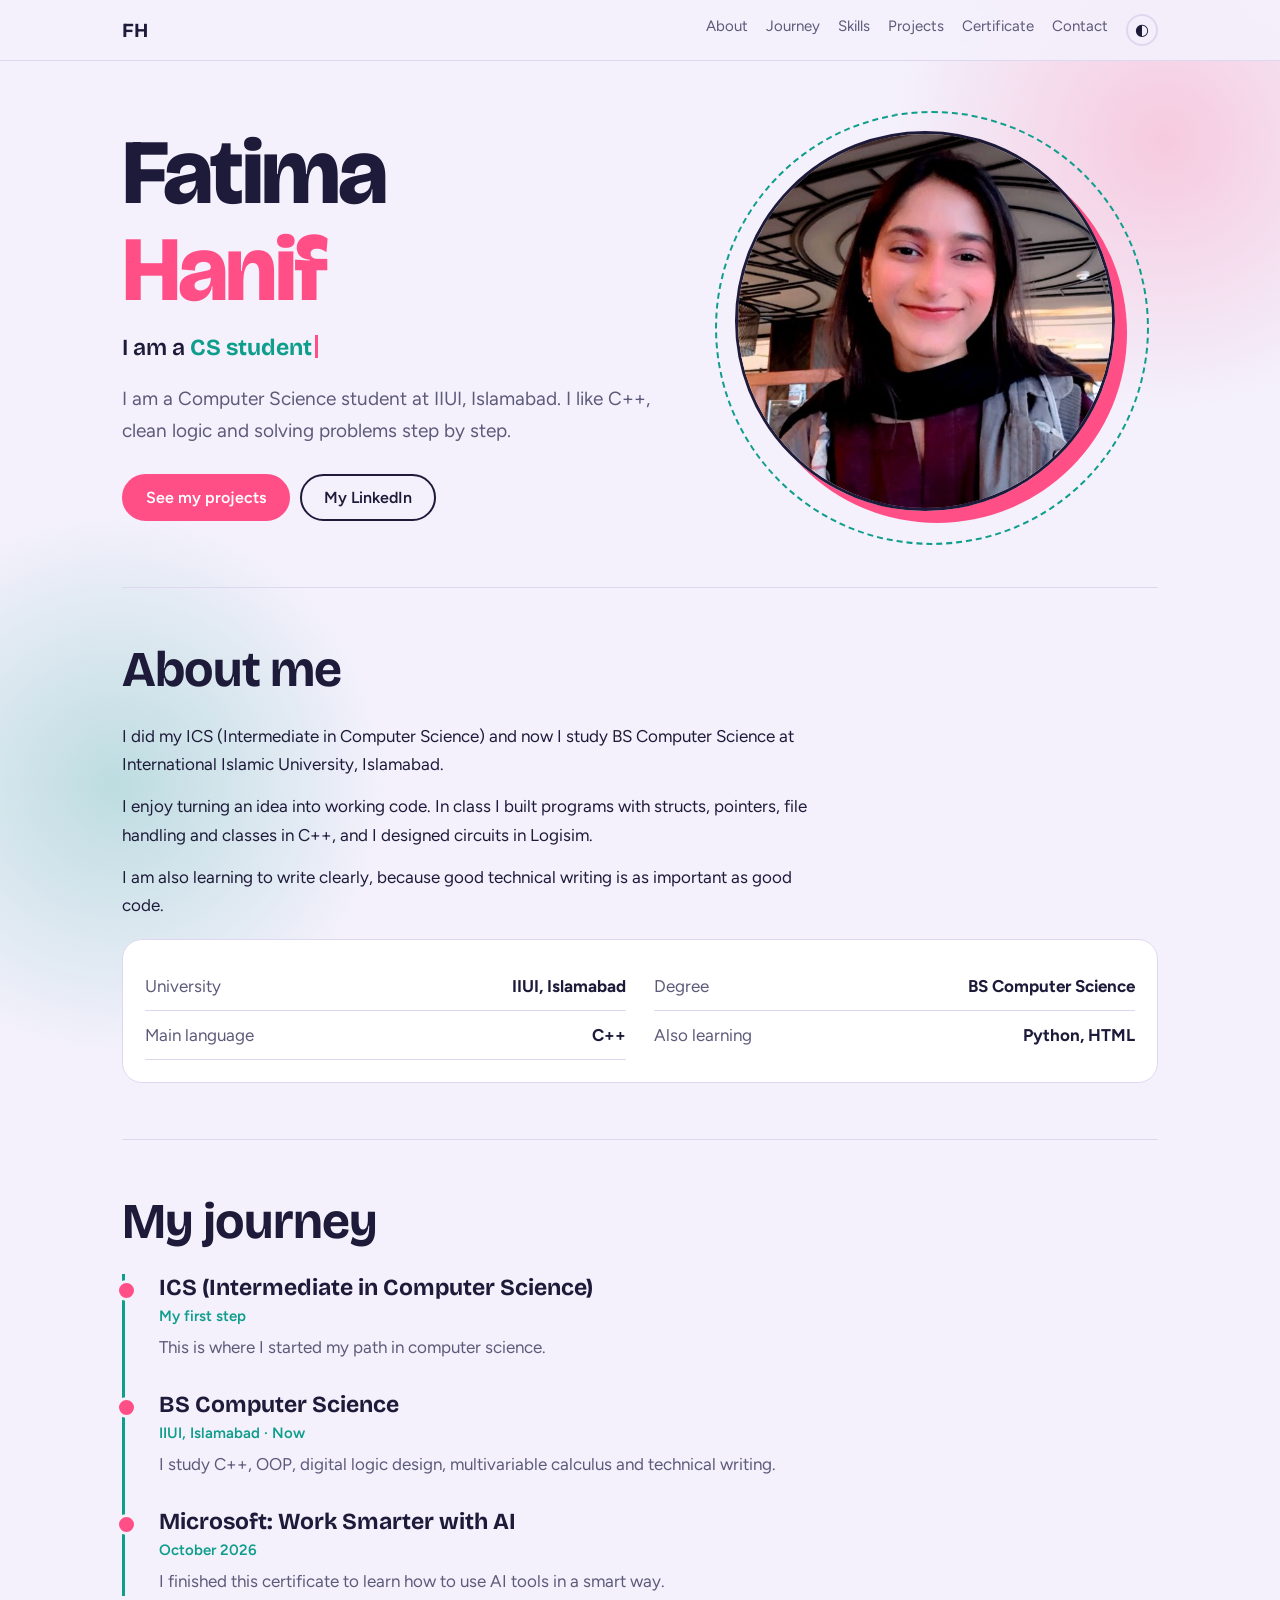
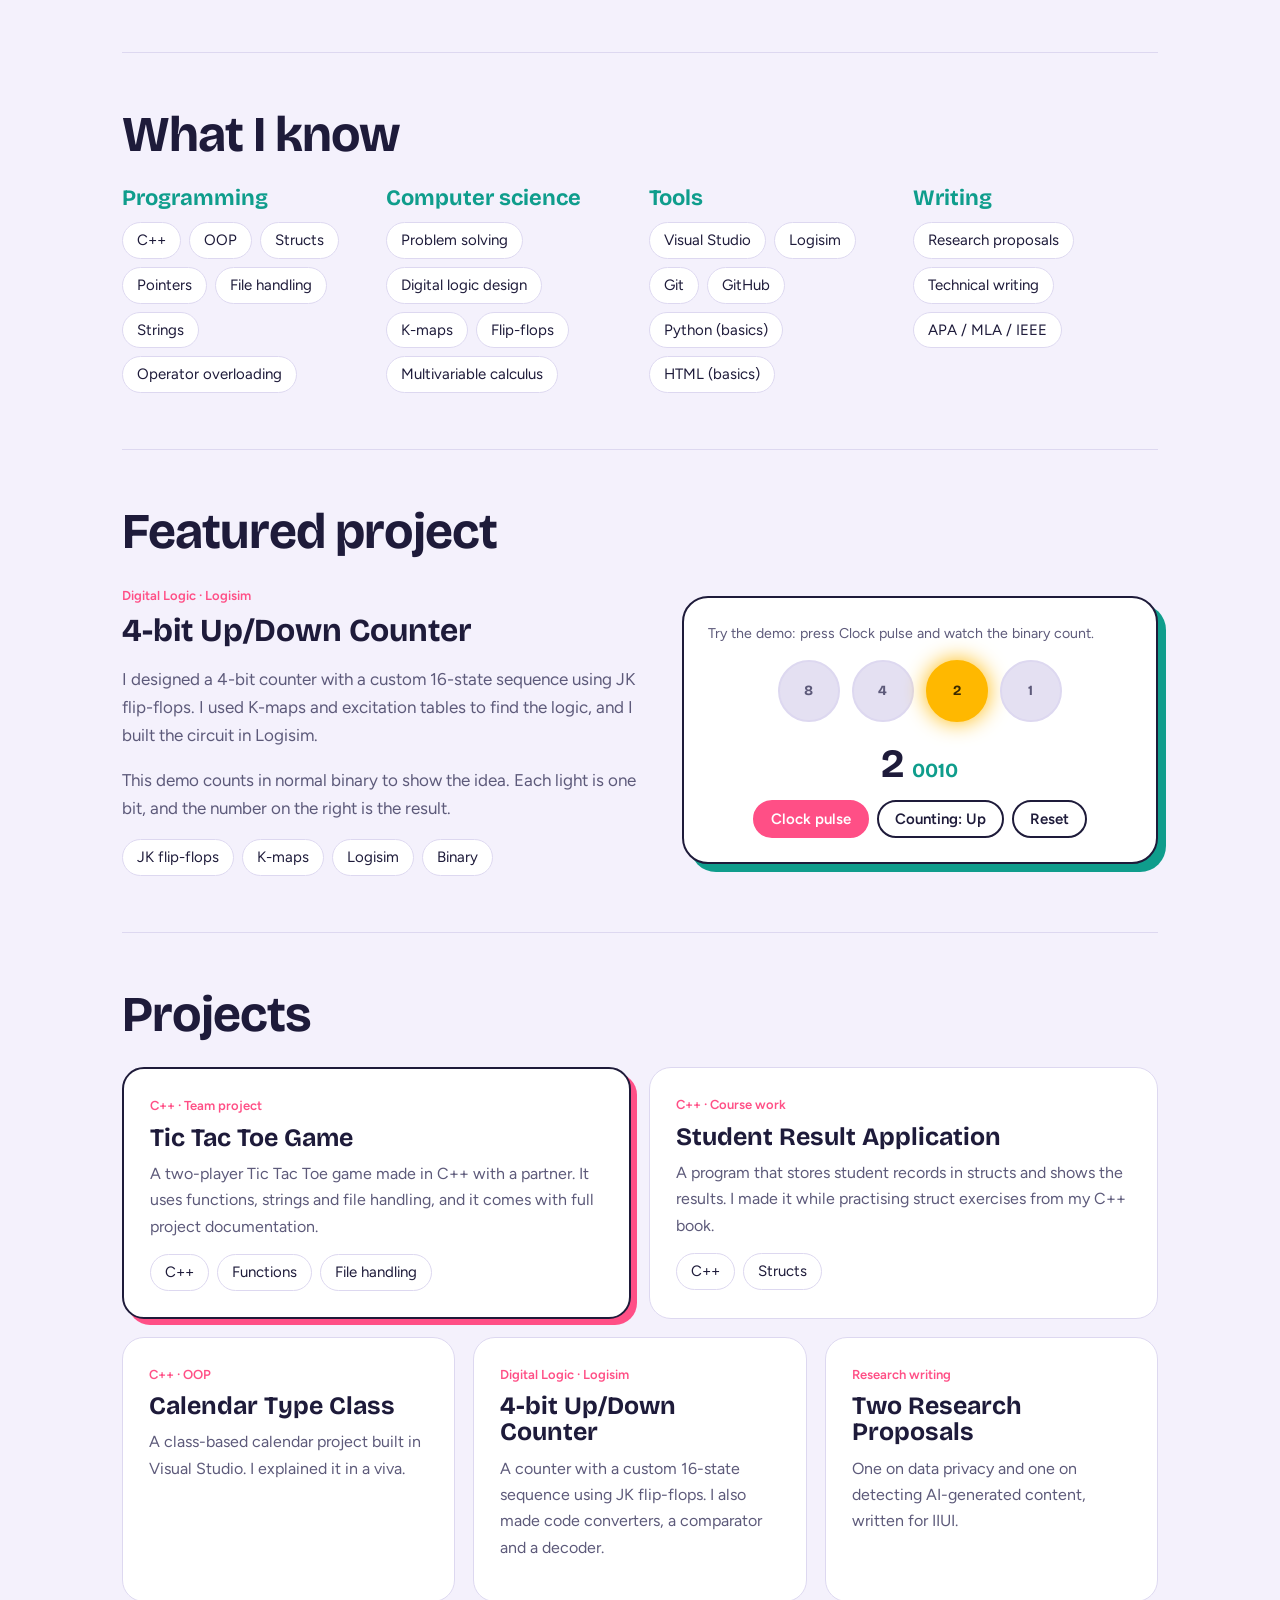
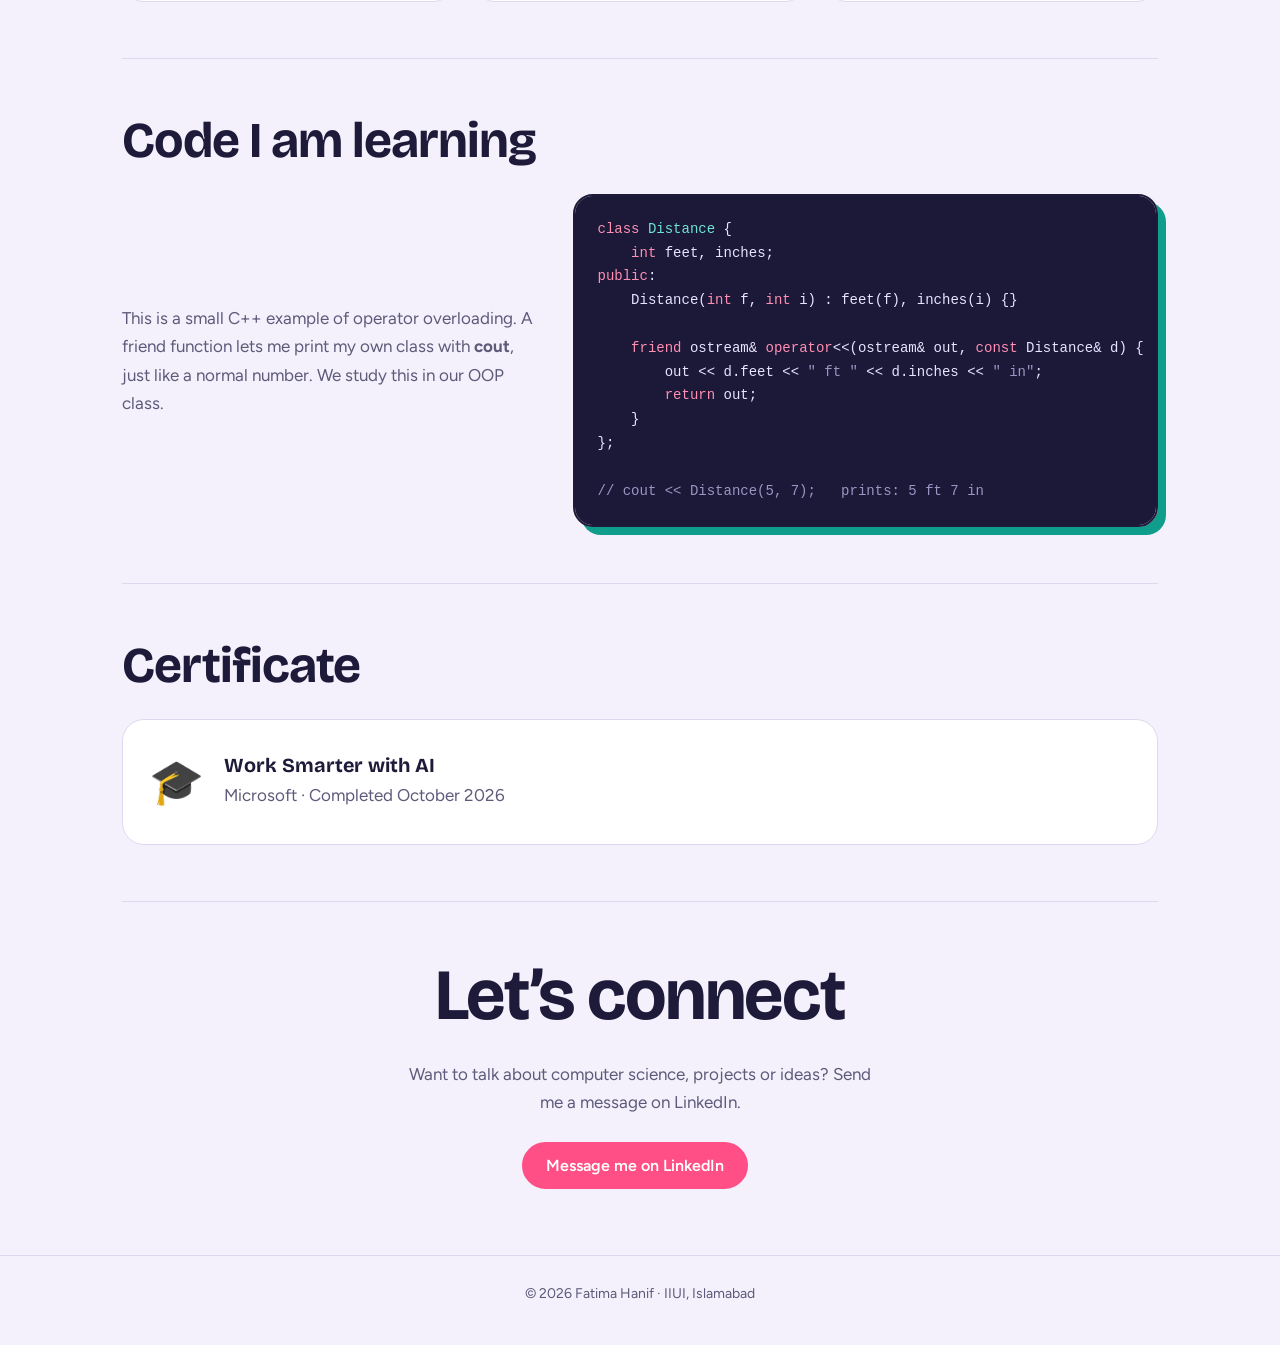
<file: Index.html>
<!DOCTYPE html>
<html lang="en">
<head>
<meta charset="utf-8">
<meta name="viewport" content="width=device-width, initial-scale=1, viewport-fit=cover">
<title>Fatima Hanif | Computer Science Student</title>
<link rel="preconnect" href="https://fonts.googleapis.com">
<link href="https://fonts.googleapis.com/css2?family=Bricolage+Grotesque:wght@500;700;800&family=Figtree:wght@400;500;600&display=swap" rel="stylesheet">
<style>
:root{--bg:#f4f1fc;--card:#fff;--ink:#1e1b3a;--mute:#5d5a7a;--line:#ddd8f0;--pink:#ff4f86;--teal:#0f9d8c;--led:#ffb800;--off:#e4e0f2;
box-sizing:border-box;padding-top:env(safe-area-inset-top,0px);padding-bottom:env(safe-area-inset-bottom,0px)}
@media(prefers-color-scheme:dark){:root:not([data-theme="light"]){--bg:#15132b;--card:#1f1c3d;--ink:#f1eeff;--mute:#b0abd2;--line:#34305c;--pink:#ff6b9a;--teal:#3fd3bf;--off:#2d2a52;color-scheme:dark}}
:root[data-theme="dark"]{--bg:#15132b;--card:#1f1c3d;--ink:#f1eeff;--mute:#b0abd2;--line:#34305c;--pink:#ff6b9a;--teal:#3fd3bf;--off:#2d2a52;color-scheme:dark}
html{scroll-behavior:smooth;scroll-padding-top:70px}
*{box-sizing:border-box}
body{margin:0;background:var(--bg);color:var(--ink);font:17px/1.65 Figtree,system-ui,sans-serif}
h1,h2,h3{font-family:'Bricolage Grotesque',Georgia,sans-serif;line-height:1.05;margin:0}
a{color:inherit}
:focus-visible{outline:3px solid var(--pink);outline-offset:3px}
.wrap{max-width:1080px;margin:0 auto;padding:0 22px}
nav{position:sticky;top:env(safe-area-inset-top,0px);z-index:5;background:color-mix(in srgb,var(--bg) 88%,transparent);backdrop-filter:blur(10px);border-bottom:1px solid var(--line)}
nav .wrap{display:flex;justify-content:space-between;align-items:center;height:60px;gap:12px}
nav b{font-family:'Bricolage Grotesque',sans-serif;font-size:20px}
nav div{display:flex;gap:18px;font-size:15px;flex-wrap:wrap}
nav a{text-decoration:none;color:var(--mute)}nav a:hover{color:var(--pink)}
.hero{display:grid;grid-template-columns:1.2fr 1fr;gap:40px;align-items:center;padding:64px 0 56px}
.hero h1{font-size:clamp(46px,8vw,92px);font-weight:800;letter-spacing:-.03em}
.hero h1 span{display:block;color:var(--pink)}
.hero p{max-width:46ch;color:var(--mute);font-size:19px;margin:22px 0 28px}
.btn{display:inline-block;padding:12px 22px;border-radius:999px;font-weight:600;text-decoration:none;border:2px solid var(--ink);margin:0 10px 10px 0;cursor:pointer;background:none;color:var(--ink);font:600 16px Figtree,sans-serif}
.btn.fill{background:var(--pink);border-color:var(--pink);color:#fff}
.btn:hover{transform:translateY(-2px)}
.chip{background:var(--card);border:2px solid var(--ink);border-radius:26px;padding:24px;box-shadow:8px 8px 0 var(--teal)}
.chip small{color:var(--mute);display:block;margin-bottom:14px}
.leds{display:flex;gap:12px;justify-content:center;margin:10px 0 18px}
.led{width:clamp(44px,12vw,62px);aspect-ratio:1;border-radius:50%;background:var(--off);border:2px solid var(--line);display:grid;place-items:center;font:700 14px 'Bricolage Grotesque',sans-serif;color:var(--mute);transition:.25s}
.led.on{background:var(--led);border-color:var(--led);color:#3a2a00;box-shadow:0 0 22px var(--led)}
.read{text-align:center;font:700 40px 'Bricolage Grotesque',sans-serif;margin-bottom:12px}
.read em{font-style:normal;color:var(--teal);font-size:20px;margin-left:8px}
.ctrl{display:flex;gap:8px;justify-content:center;flex-wrap:wrap}
.ctrl .btn{margin:0;padding:8px 16px;font-size:15px}
section{padding:56px 0;border-top:1px solid var(--line)}
section h2{font-size:clamp(32px,5vw,50px);margin-bottom:26px;letter-spacing:-.02em}
.about{display:grid;grid-template-columns:1fr;gap:32px}.about p{max-width:64ch}
.about p{margin:0 0 14px}
.facts{display:grid;grid-template-columns:1fr 1fr;gap:0 28px;margin-top:20px;background:var(--card);border-radius:20px;padding:22px;border:1px solid var(--line)}
.pic{display:grid;place-items:center;padding:0 14px 14px 0}.me{display:block;width:min(100%,380px);aspect-ratio:1;object-fit:cover;object-position:50% 20%;border-radius:50%;border:3px solid var(--ink);box-shadow:12px 12px 0 var(--pink)}
.facts div{display:flex;justify-content:space-between;gap:12px;padding:10px 0;border-bottom:1px solid var(--line)}
.facts div:last-child{border:0}.facts span{color:var(--mute)}.facts b{text-align:right}
.skills{display:grid;grid-template-columns:repeat(auto-fit,minmax(230px,1fr));gap:18px}
.skills h3{font-size:22px;margin-bottom:12px;color:var(--teal)}
.tags{display:flex;flex-wrap:wrap;gap:8px}
.tags span{background:var(--card);border:1px solid var(--line);padding:5px 14px;border-radius:999px;font-size:15px}
.proj{display:grid;grid-template-columns:repeat(6,1fr);gap:18px}
.card{background:var(--card);border:1px solid var(--line);border-radius:22px;padding:26px;grid-column:span 2}
.card.big{grid-column:span 3}
.card:nth-child(1){border:2px solid var(--ink);box-shadow:6px 6px 0 var(--pink)}
.card h3{font-size:25px;margin-bottom:10px}
.card p{margin:0 0 14px;color:var(--mute);font-size:16px}
.tag{font-size:13px;font-weight:600;color:var(--pink);margin-bottom:8px;display:block}
.cert{display:flex;gap:20px;align-items:center;background:var(--card);border:1px solid var(--line);border-radius:22px;padding:26px;flex-wrap:wrap}
.cert i{font-style:normal;font-size:44px}
.cert p{margin:4px 0 0;color:var(--mute)}
.contact{text-align:center}
.contact h2{font-size:clamp(36px,7vw,72px)}
.contact p{color:var(--mute);max-width:42ch;margin:0 auto 26px}
footer{text-align:center;color:var(--mute);font-size:14px;padding:26px 0 40px;border-top:1px solid var(--line)}
.theme{background:none;border:2px solid var(--line);color:var(--ink);border-radius:50%;width:32px;height:32px;cursor:pointer;font-size:16px;line-height:1;padding:0}.theme:hover{border-color:var(--pink)}
.card{transition:transform .2s}.card:hover{transform:translateY(-4px)}
.tl{list-style:none;margin:0;padding:0 0 0 26px;border-left:3px solid var(--teal)}.tl li{position:relative;padding:0 0 30px 8px}.tl li:last-child{padding-bottom:0}.tl li::before{content:"";position:absolute;left:-35px;top:6px;width:15px;height:15px;border-radius:50%;background:var(--pink);border:3px solid var(--bg)}
.tl b{font:700 23px 'Bricolage Grotesque',sans-serif;display:block}.tl span{color:var(--teal);font-weight:600;font-size:15px}.tl p{margin:4px 0 0;color:var(--mute)}
.cwrap{display:grid;grid-template-columns:1fr 1.4fr;gap:34px;align-items:center}.cwrap p{margin:0;color:var(--mute)}
.code{margin:0;background:#1b1838;color:#e8e4ff;border-radius:20px;padding:22px;overflow-x:auto;font:14px/1.7 ui-monospace,Consolas,monospace;border:2px solid var(--ink);box-shadow:8px 8px 0 var(--teal)}.code .k{color:#ff8fb3}.code .t{color:#6fe3d2}.code .c{color:#9a96c4}
.feat{display:grid;grid-template-columns:1.1fr 1fr;gap:36px;align-items:center}.feat h3{font-size:32px;margin-bottom:12px}.feat p{color:var(--mute)}
/* motion */
.bar{position:absolute;left:0;bottom:-1px;height:3px;width:100%;background:linear-gradient(90deg,var(--pink),var(--teal));transform-origin:left;transform:scaleX(0)}
nav a{position:relative}nav a::after{content:"";position:absolute;left:0;right:0;bottom:-3px;height:2px;background:var(--pink);transform:scaleX(0);transition:transform .25s}nav a:hover::after{transform:scaleX(1)}
body::before,body::after{content:"";position:fixed;z-index:-1;pointer-events:none;width:46vmax;height:46vmax;border-radius:50%}
body::before{top:-12vmax;right:-14vmax;background:radial-gradient(circle,color-mix(in srgb,var(--pink) 24%,transparent),transparent 65%);animation:drift 18s ease-in-out infinite alternate}
body::after{bottom:-14vmax;left:-14vmax;background:radial-gradient(circle,color-mix(in srgb,var(--teal) 24%,transparent),transparent 65%);animation:drift2 22s ease-in-out infinite alternate}
.hero h1{animation:rise .9s backwards}.hero h1 span{animation:rise .9s .15s backwards}
.role{font:600 23px 'Bricolage Grotesque',sans-serif;margin-top:16px;animation:rise .8s .3s backwards}.role b{color:var(--teal);font-weight:700}
.cur{display:inline-block;width:3px;height:1em;background:var(--pink);margin-left:3px;vertical-align:-3px;animation:blink 1s steps(2) infinite}
.hero p{animation:rise .8s .45s backwards}.hero .btn{animation:rise .8s .6s backwards}
.pic{position:relative;animation:float 6s ease-in-out 1.4s infinite}
.pic::before{content:"";position:absolute;top:50%;left:50%;width:min(calc(100% + 36px),430px);aspect-ratio:1;border-radius:50%;border:2px dashed var(--teal);transform:translate(-50%,-50%);animation:spin 28s linear infinite;pointer-events:none}
.me{animation:pop 1s .2s cubic-bezier(.2,.9,.3,1.25) backwards}
.js .rv{opacity:0;transform:translateY(30px);transition:opacity .7s ease,transform .7s cubic-bezier(.2,.7,.2,1)}.js .rv.in{opacity:1;transform:none}
.tags span{transition:transform .2s,border-color .2s}.tags span:hover{transform:translateY(-3px) rotate(-2deg);border-color:var(--pink)}
.cert i{display:inline-block;animation:wiggle 3.5s ease-in-out infinite}
.contact .btn.fill{animation:pulse 2.4s infinite}
@keyframes rise{from{opacity:0;transform:translateY(34px)}}
@keyframes pop{from{opacity:0;transform:scale(.6) rotate(-8deg)}}
@keyframes float{50%{transform:translateY(-12px)}}
@keyframes spin{to{transform:translate(-50%,-50%) rotate(360deg)}}
@keyframes blink{50%{opacity:0}}
@keyframes drift{to{transform:translate(-6vmax,8vmax) scale(1.15)}}
@keyframes drift2{to{transform:translate(8vmax,-6vmax) scale(1.2)}}
@keyframes wiggle{0%,30%,100%{transform:rotate(0)}8%{transform:rotate(-14deg)}16%{transform:rotate(12deg)}24%{transform:rotate(-6deg)}}
@keyframes pulse{0%{box-shadow:0 0 0 0 color-mix(in srgb,var(--pink) 55%,transparent)}70%,100%{box-shadow:0 0 0 18px transparent}}
@media(max-width:820px){.cwrap{grid-template-columns:1fr}}
@media(max-width:820px){.hero,.about{grid-template-columns:1fr}.card,.card.big{grid-column:span 6}.me{width:min(100%,280px)}.pic{order:-1}.feat{grid-template-columns:1fr}.facts{grid-template-columns:1fr}nav div{gap:12px;font-size:14px}}
@media(prefers-reduced-motion:reduce){*,*::before,*::after{transition:none!important;animation:none!important;scroll-behavior:auto!important}.js .rv{opacity:1!important;transform:none!important}}
</style>
<script>document.documentElement.classList.add('js')</script>
</head>
<body>
<nav><div class="wrap"><b>FH</b><div><a href="#about">About</a><a href="#education">Journey</a><a href="#skills">Skills</a><a href="#projects">Projects</a><a href="#cert">Certificate</a><a href="#contact">Contact</a><button class="theme" id="theme" aria-label="Switch between light and dark mode">◐</button></div></div><div class="bar" id="bar"></div></nav>

<main class="wrap">
<header class="hero">
  <div>
    <h1>Fatima<span>Hanif</span></h1>
    <div class="role">I am a <b id="role"></b><i class="cur"></i></div>
    <p>I am a Computer Science student at IIUI, Islamabad. I like C++, clean logic and solving problems step by step.</p>
    <a class="btn fill" href="#projects">See my projects</a><a class="btn" href="https://www.linkedin.com/in/fatima-hanif-715005385/" target="_blank" rel="noopener">My LinkedIn</a>
  </div>
  <div class="pic"><img class="me" alt="Fatima Hanif smiling" src="[data-uri]"></div>
</header>

<section id="about">
  <h2>About me</h2>
  <div class="about">
        <div>
      <p>I did my ICS (Intermediate in Computer Science) and now I study BS Computer Science at International Islamic University, Islamabad.</p>
      <p>I enjoy turning an idea into working code. In class I built programs with structs, pointers, file handling and classes in C++, and I designed circuits in Logisim.</p>
      <p>I am also learning to write clearly, because good technical writing is as important as good code.</p>
    <div class="facts">
            <div><span>University</span><b>IIUI, Islamabad</b></div>
      <div><span>Degree</span><b>BS Computer Science</b></div>
      <div><span>Main language</span><b>C++</b></div>
      <div><span>Also learning</span><b>Python, HTML</b></div>
    </div>
    </div>
  </div>
</section>

<section id="education">
  <h2>My journey</h2>
  <ul class="tl">
    <li><b>ICS (Intermediate in Computer Science)</b><span>My first step</span><p>This is where I started my path in computer science.</p></li>
    <li><b>BS Computer Science</b><span>IIUI, Islamabad · Now</span><p>I study C++, OOP, digital logic design, multivariable calculus and technical writing.</p></li>
    <li><b>Microsoft: Work Smarter with AI</b><span>October 2026</span><p>I finished this certificate to learn how to use AI tools in a smart way.</p></li>
  </ul>
</section>

<section id="skills">
  <h2>What I know</h2>
  <div class="skills">
    <div><h3>Programming</h3><div class="tags"><span>C++</span><span>OOP</span><span>Structs</span><span>Pointers</span><span>File handling</span><span>Strings</span><span>Operator overloading</span></div></div>
    <div><h3>Computer science</h3><div class="tags"><span>Problem solving</span><span>Digital logic design</span><span>K-maps</span><span>Flip-flops</span><span>Multivariable calculus</span></div></div>
    <div><h3>Tools</h3><div class="tags"><span>Visual Studio</span><span>Logisim</span><span>Git</span><span>GitHub</span><span>Python (basics)</span><span>HTML (basics)</span></div></div>
    <div><h3>Writing</h3><div class="tags"><span>Research proposals</span><span>Technical writing</span><span>APA / MLA / IEEE</span></div></div>
  </div>
</section>

<section id="featured">
  <h2>Featured project</h2>
  <div class="feat">
    <div>
      <span class="tag">Digital Logic · Logisim</span>
      <h3>4-bit Up/Down Counter</h3>
      <p>I designed a 4-bit counter with a custom 16-state sequence using JK flip-flops. I used K-maps and excitation tables to find the logic, and I built the circuit in Logisim.</p>
      <p>This demo counts in normal binary to show the idea. Each light is one bit, and the number on the right is the result.</p>
      <div class="tags"><span>JK flip-flops</span><span>K-maps</span><span>Logisim</span><span>Binary</span></div>
    </div>
    <div class="chip" aria-label="Interactive 4-bit counter">
    <small>Try the demo: press Clock pulse and watch the binary count.</small>
    <div class="leds" id="leds"></div>
    <div class="read"><span id="dec">0</span><em id="bin">0000</em></div>
    <div class="ctrl">
      <button class="btn fill" id="clk">Clock pulse</button>
      <button class="btn" id="dir">Counting: Up</button>
      <button class="btn" id="rst">Reset</button>
    </div>
  </div>
  </div>
</section>

<section id="projects">
  <h2>Projects</h2>
  <div class="proj">
    <article class="card big"><span class="tag">C++ · Team project</span><h3>Tic Tac Toe Game</h3><p>A two-player Tic Tac Toe game made in C++ with a partner. It uses functions, strings and file handling, and it comes with full project documentation.</p><div class="tags"><span>C++</span><span>Functions</span><span>File handling</span></div></article>
    <article class="card big"><span class="tag">C++ · Course work</span><h3>Student Result Application</h3><p>A program that stores student records in structs and shows the results. I made it while practising struct exercises from my C++ book.</p><div class="tags"><span>C++</span><span>Structs</span></div></article>
    <article class="card"><span class="tag">C++ · OOP</span><h3>Calendar Type Class</h3><p>A class-based calendar project built in Visual Studio. I explained it in a viva.</p></article>
    <article class="card"><span class="tag">Digital Logic · Logisim</span><h3>4-bit Up/Down Counter</h3><p>A counter with a custom 16-state sequence using JK flip-flops. I also made code converters, a comparator and a decoder.</p></article>
    <article class="card"><span class="tag">Research writing</span><h3>Two Research Proposals</h3><p>One on data privacy and one on detecting AI-generated content, written for IIUI.</p></article>
  </div>
</section>

<section id="code">
  <h2>Code I am learning</h2>
  <div class="cwrap">
    <p>This is a small C++ example of operator overloading. A friend function lets me print my own class with <b>cout</b>, just like a normal number. We study this in our OOP class.</p>
<pre class="code" aria-label="C++ code example"><code><span class="k">class</span> <span class="t">Distance</span> {
    <span class="k">int</span> feet, inches;
<span class="k">public</span>:
    Distance(<span class="k">int</span> f, <span class="k">int</span> i) : feet(f), inches(i) {}

    <span class="k">friend</span> ostream&amp; <span class="k">operator</span>&lt;&lt;(ostream&amp; out, <span class="k">const</span> Distance&amp; d) {
        out &lt;&lt; d.feet &lt;&lt; <span class="c">" ft "</span> &lt;&lt; d.inches &lt;&lt; <span class="c">" in"</span>;
        <span class="k">return</span> out;
    }
};

<span class="c">// cout &lt;&lt; Distance(5, 7);   prints: 5 ft 7 in</span></code></pre>
  </div>
</section>

<section id="cert">
  <h2>Certificate</h2>
  <div class="cert"><i aria-hidden="true">🎓</i><div><h3>Work Smarter with AI</h3><p>Microsoft · Completed October 2026</p></div></div>
</section>

<section id="contact" class="contact">
  <h2>Let’s connect</h2>
  <p>Want to talk about computer science, projects or ideas? Send me a message on LinkedIn.</p>
  <a class="btn fill" href="https://www.linkedin.com/in/fatima-hanif-715005385/" target="_blank" rel="noopener">Message me on LinkedIn</a>
</section>
</main>
<footer>© 2026 Fatima Hanif · IIUI, Islamabad</footer>

<script>
var n=0,up=true,leds=document.getElementById('leds');
for(var i=3;i>=0;i--){var d=document.createElement('div');d.className='led';d.textContent=1<<i;leds.appendChild(d)}
function draw(){var b=n.toString(2).padStart(4,'0');[].forEach.call(leds.children,function(l,k){l.classList.toggle('on',b[k]==='1')});
document.getElementById('dec').textContent=n;document.getElementById('bin').textContent=b}
document.getElementById('clk').onclick=function(){n=(n+(up?1:15))%16;draw()};
document.getElementById('dir').onclick=function(){up=!up;this.textContent='Counting: '+(up?'Up':'Down')};
document.getElementById('rst').onclick=function(){n=0;draw()};
draw();
(function(){if(matchMedia('(prefers-reduced-motion: reduce)').matches||!('IntersectionObserver' in window))return;var seq=[8,4,2,1,2,4,8,0],k=0;var o=new IntersectionObserver(function(es){if(es[0].isIntersecting){o.disconnect();var t=setInterval(function(){n=seq[k++];draw();if(k>=seq.length)clearInterval(t)},160)}},{threshold:.5});o.observe(document.getElementById('leds'))})();
(function(){var rm=matchMedia('(prefers-reduced-motion: reduce)').matches;
var words=['CS student','C++ coder','problem solver','logic lover'],r=document.getElementById('role');
if(rm){r.textContent=words[0]}else{var w=0,c=0,del=false;(function tick(){var s=words[w];c+=del?-1:1;r.textContent=s.slice(0,c);var d=del?45:95;if(!del&&c===s.length){del=true;d=1400}else if(del&&c===0){del=false;w=(w+1)%words.length;d=300}setTimeout(tick,d)})()}
var bar=document.getElementById('bar');function sp(){var h=document.documentElement.scrollHeight-innerHeight;bar.style.transform='scaleX('+(h>0?scrollY/h:0)+')'}addEventListener('scroll',sp,{passive:true});sp();
if(rm||!('IntersectionObserver' in window))return;
var els=document.querySelectorAll('section h2,.about p,.facts,.feat>*,.skills>div,.tl li,.card,.cwrap>*,.cert,.contact p,.contact .btn');
var io=new IntersectionObserver(function(es){es.forEach(function(e){if(e.isIntersecting){var el=e.target;io.unobserve(el);el.classList.add('in');setTimeout(function(){el.classList.remove('rv','in');el.style.transitionDelay=''},1200)}})},{threshold:.12});
els.forEach(function(el){el.classList.add('rv');el.style.transitionDelay=(Array.prototype.indexOf.call(el.parentNode.children,el)%4)*90+'ms';io.observe(el)})})();
document.getElementById('theme').onclick=function(){var r=document.documentElement,d=r.dataset.theme?r.dataset.theme==='dark':matchMedia('(prefers-color-scheme: dark)').matches;r.dataset.theme=d?'light':'dark'};
</script>
</body>
</html>
</file>
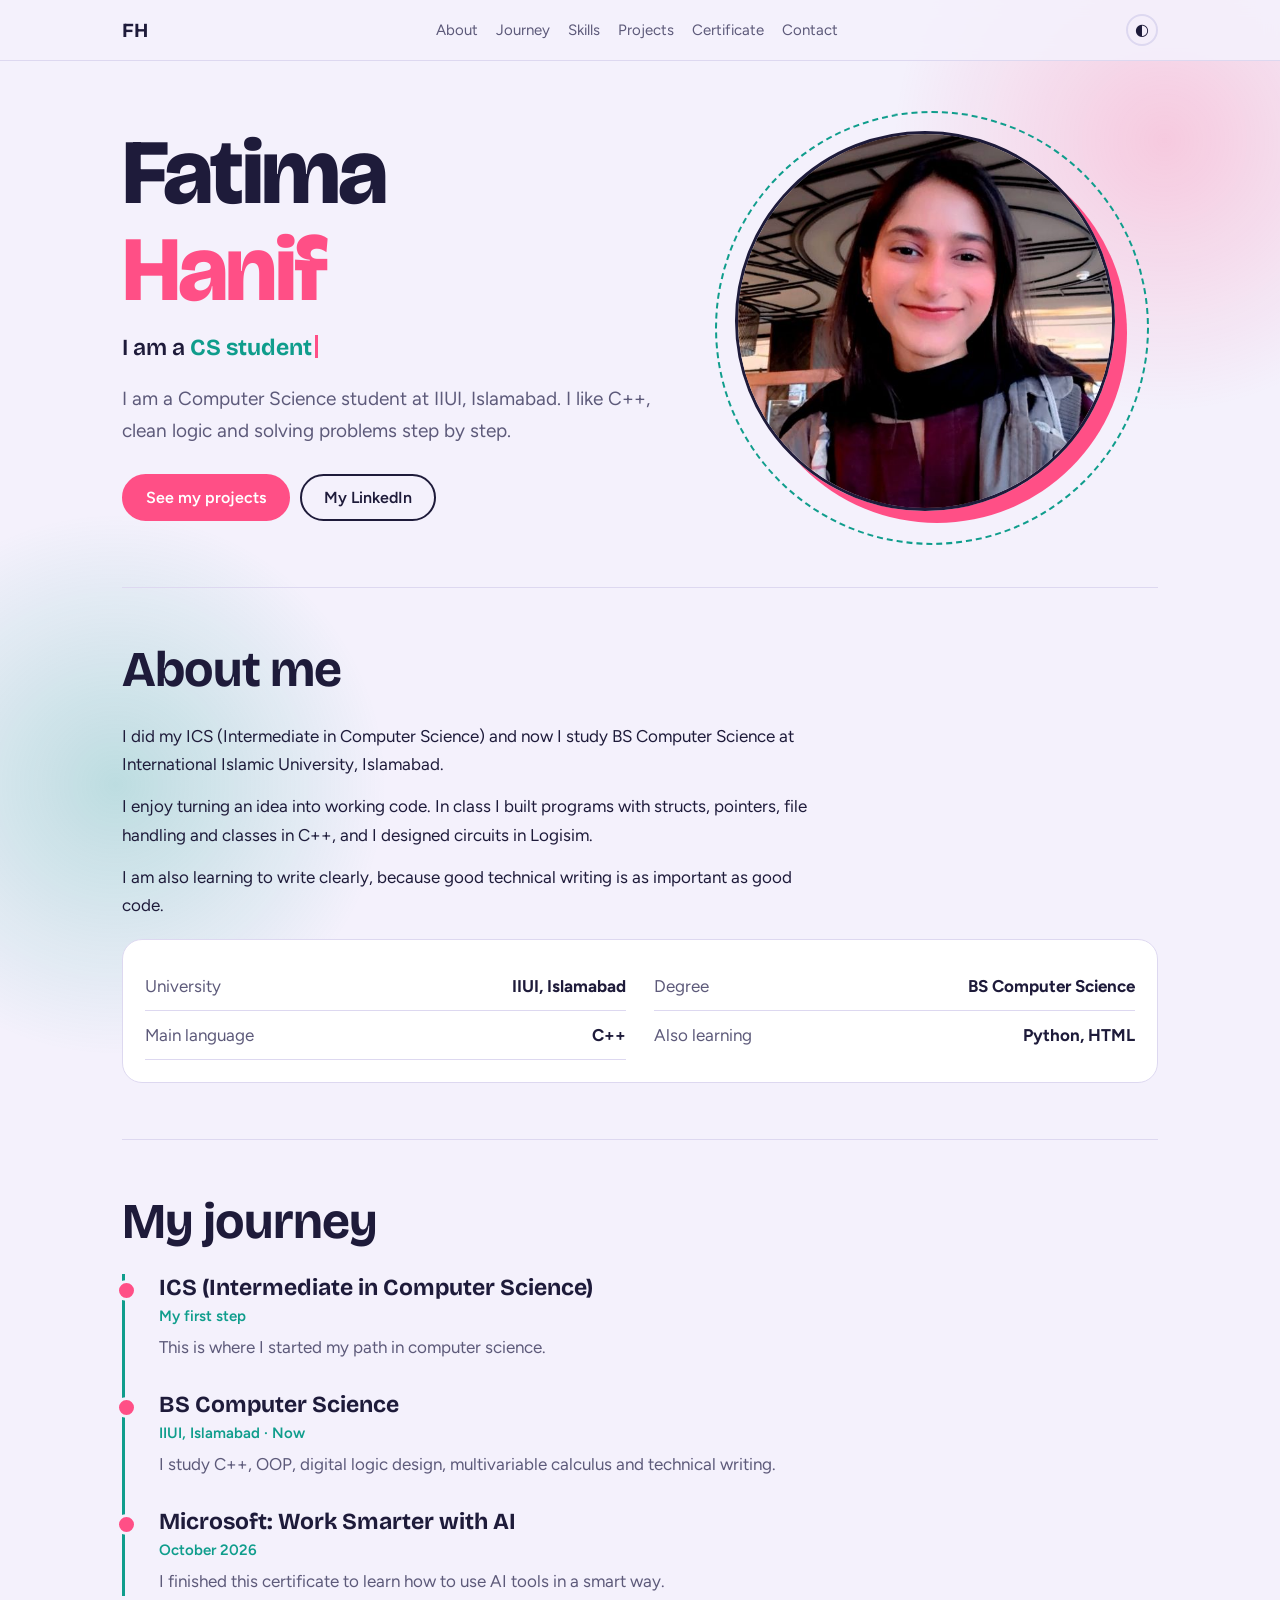
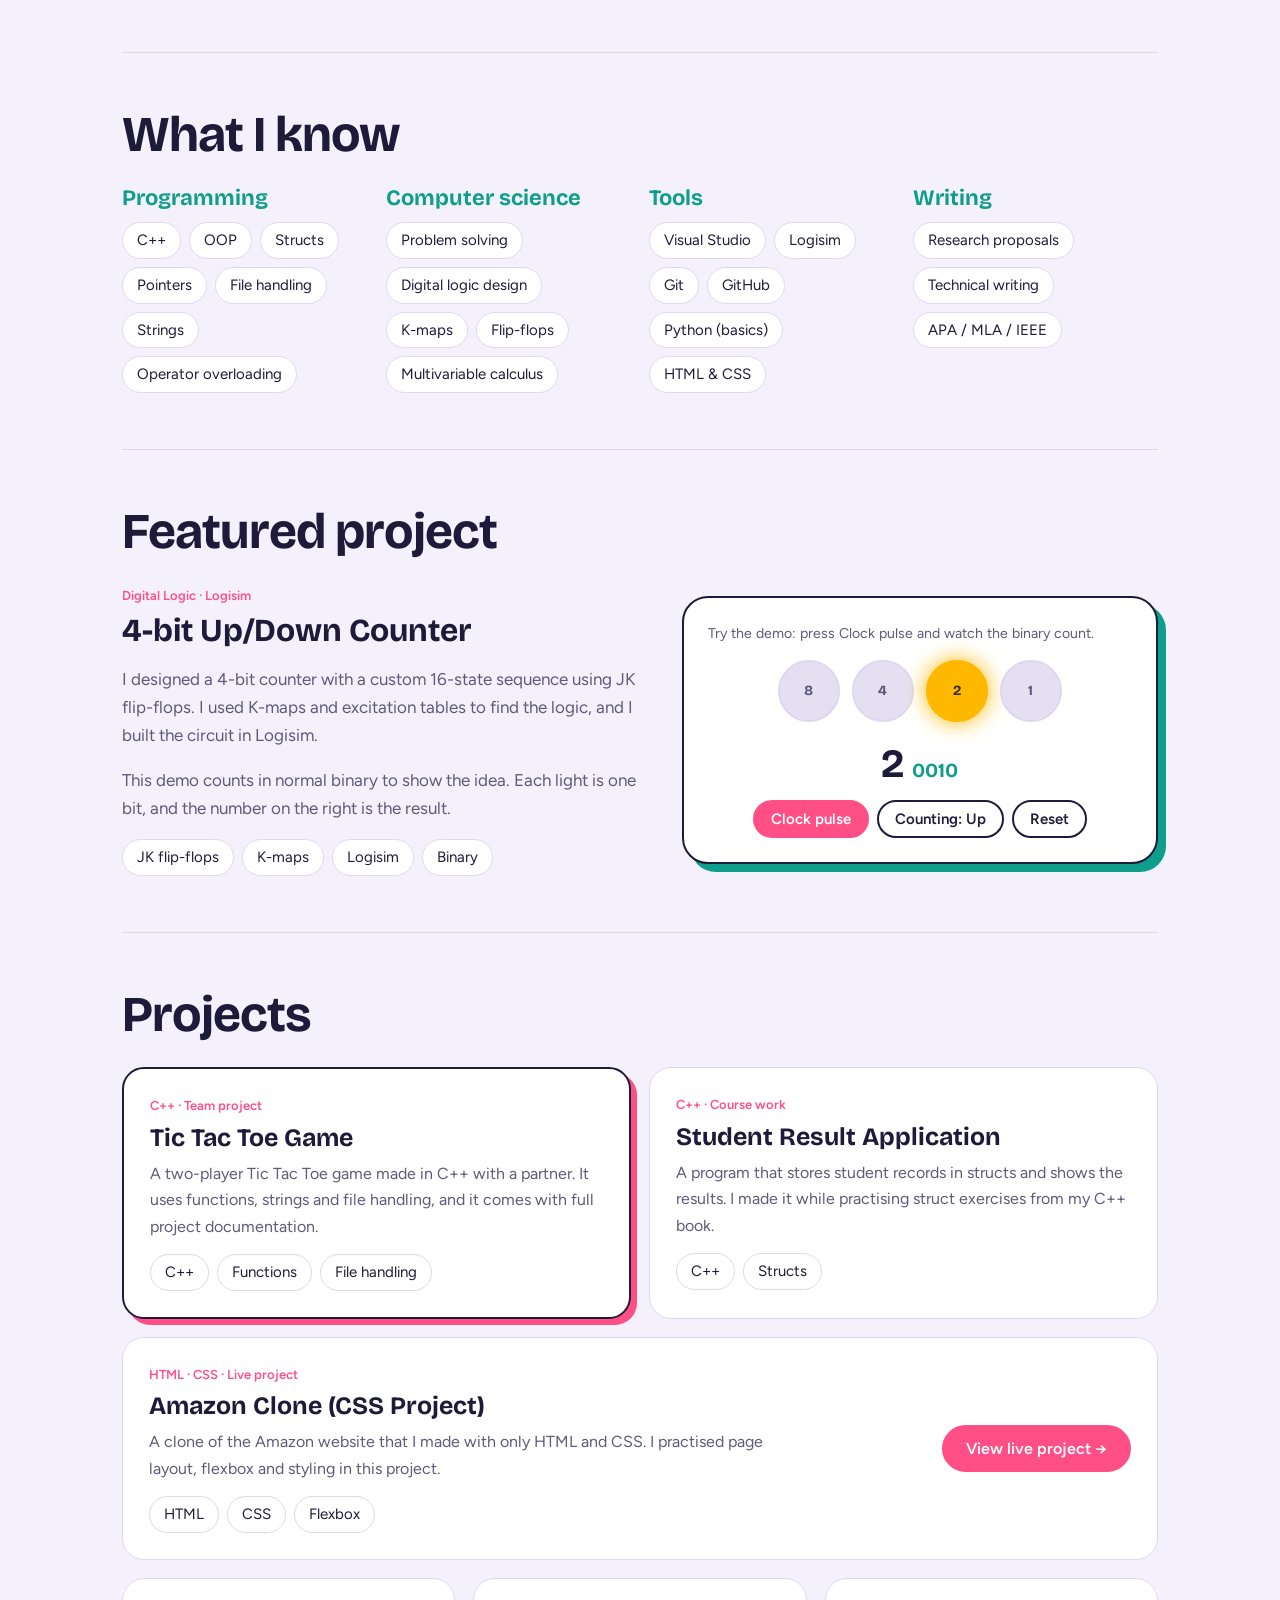
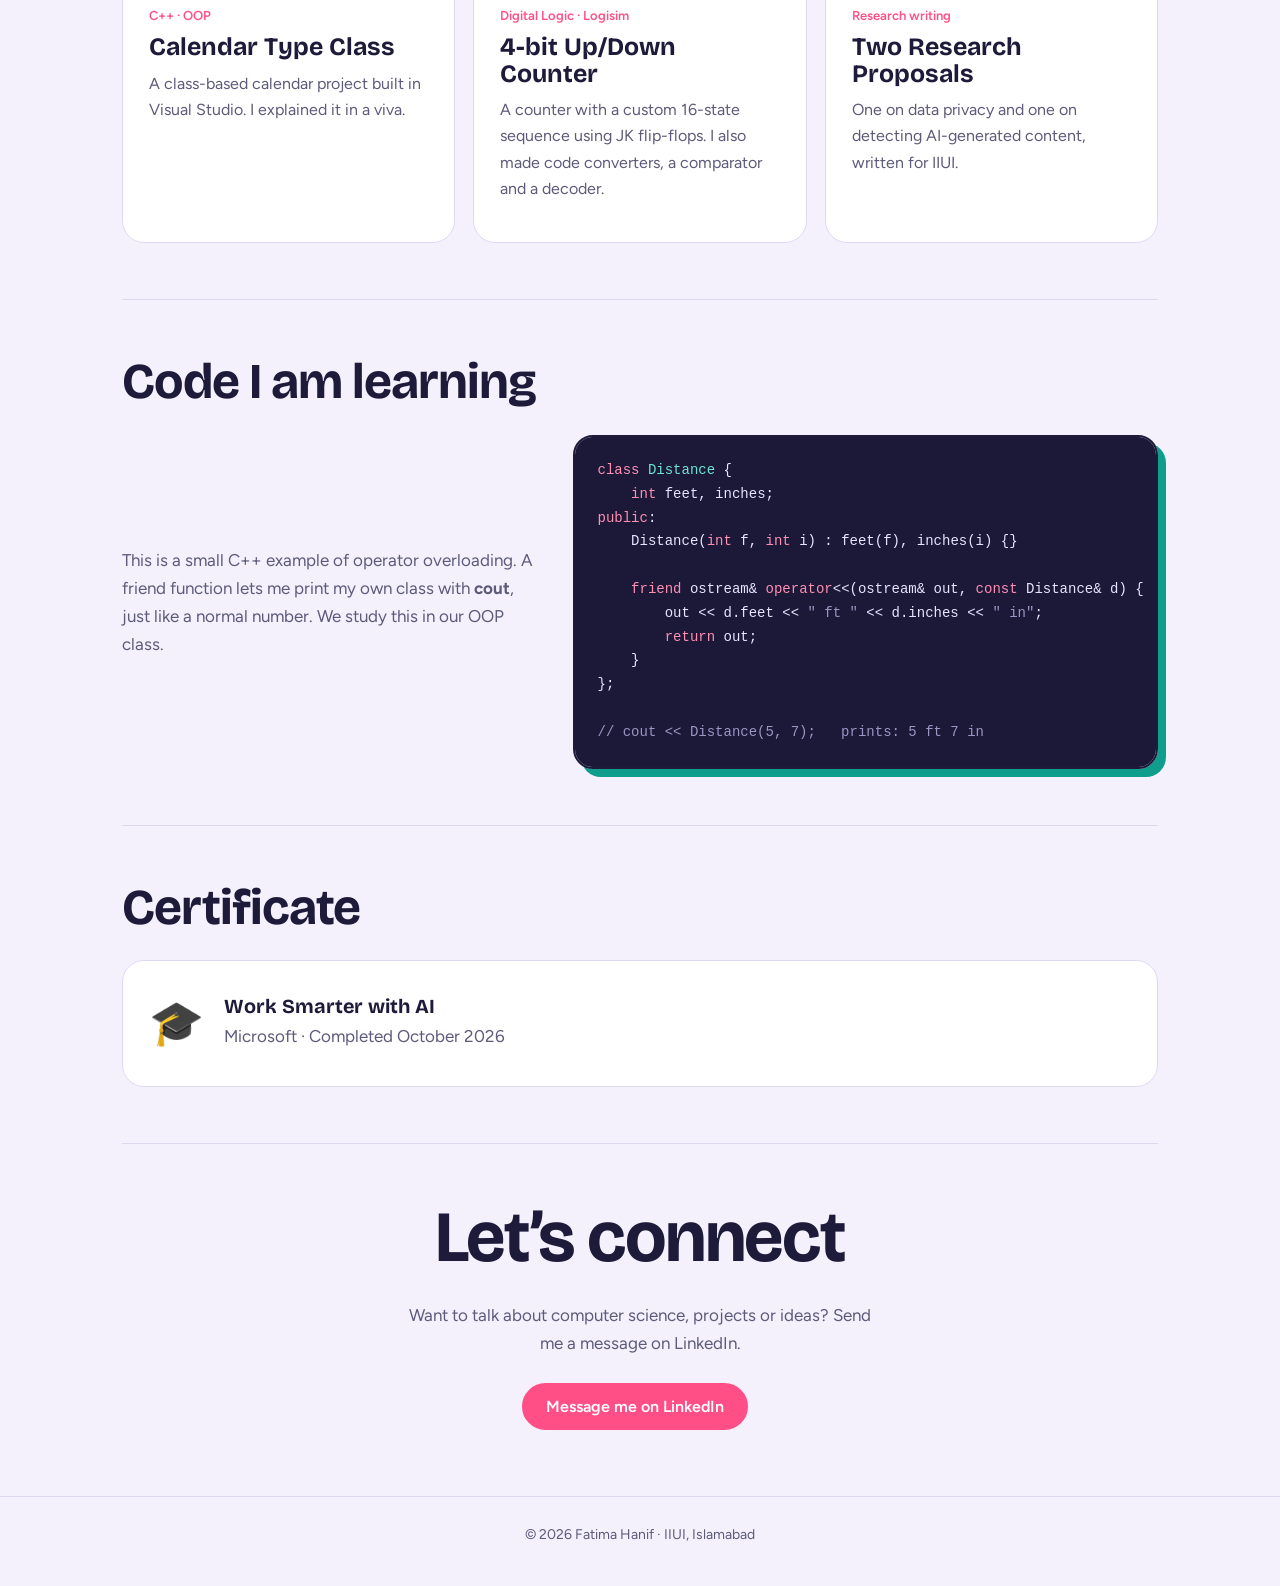
<file: index.html>
<!DOCTYPE html>
<html lang="en">
<head>
<meta charset="utf-8">
<meta name="viewport" content="width=device-width, initial-scale=1, viewport-fit=cover">
<title>Fatima Hanif | Computer Science Student</title>
<link rel="preconnect" href="https://fonts.googleapis.com">
<link href="https://fonts.googleapis.com/css2?family=Bricolage+Grotesque:wght@500;700;800&family=Figtree:wght@400;500;600&display=swap" rel="stylesheet">
<style>
:root{--bg:#f4f1fc;--card:#fff;--ink:#1e1b3a;--mute:#5d5a7a;--line:#ddd8f0;--pink:#ff4f86;--teal:#0f9d8c;--led:#ffb800;--off:#e4e0f2;
box-sizing:border-box;padding-top:env(safe-area-inset-top,0px);padding-bottom:env(safe-area-inset-bottom,0px)}
@media(prefers-color-scheme:dark){:root:not([data-theme="light"]){--bg:#15132b;--card:#1f1c3d;--ink:#f1eeff;--mute:#b0abd2;--line:#34305c;--pink:#ff6b9a;--teal:#3fd3bf;--off:#2d2a52;color-scheme:dark}}
:root[data-theme="dark"]{--bg:#15132b;--card:#1f1c3d;--ink:#f1eeff;--mute:#b0abd2;--line:#34305c;--pink:#ff6b9a;--teal:#3fd3bf;--off:#2d2a52;color-scheme:dark}
html{scroll-behavior:smooth;scroll-padding-top:70px}
*{box-sizing:border-box}
body{margin:0;background:var(--bg);color:var(--ink);font:17px/1.65 Figtree,system-ui,sans-serif}
h1,h2,h3{font-family:'Bricolage Grotesque',Georgia,sans-serif;line-height:1.05;margin:0}
a{color:inherit}
:focus-visible{outline:3px solid var(--pink);outline-offset:3px}
.wrap{max-width:1080px;margin:0 auto;padding:0 22px}
nav{position:sticky;top:env(safe-area-inset-top,0px);z-index:5;background:color-mix(in srgb,var(--bg) 88%,transparent);backdrop-filter:blur(10px);border-bottom:1px solid var(--line)}
nav .wrap{display:flex;justify-content:space-between;align-items:center;height:60px;gap:12px}
nav b{font-family:'Bricolage Grotesque',sans-serif;font-size:20px}
nav div{display:flex;gap:18px;font-size:15px;flex-wrap:wrap}
nav a{text-decoration:none;color:var(--mute)}nav a:hover{color:var(--pink)}
.hero{display:grid;grid-template-columns:1.2fr 1fr;gap:40px;align-items:center;padding:64px 0 56px}
.hero h1{font-size:clamp(46px,8vw,92px);font-weight:800;letter-spacing:-.03em}
.hero h1 span{display:block;color:var(--pink)}
.hero p{max-width:46ch;color:var(--mute);font-size:19px;margin:22px 0 28px}
.btn{display:inline-block;padding:12px 22px;border-radius:999px;font-weight:600;text-decoration:none;border:2px solid var(--ink);margin:0 10px 10px 0;cursor:pointer;background:none;color:var(--ink);font:600 16px Figtree,sans-serif}
.btn.fill{background:var(--pink);border-color:var(--pink);color:#fff}
.btn:hover{transform:translateY(-2px)}
.chip{background:var(--card);border:2px solid var(--ink);border-radius:26px;padding:24px;box-shadow:8px 8px 0 var(--teal)}
.chip small{color:var(--mute);display:block;margin-bottom:14px}
.leds{display:flex;gap:12px;justify-content:center;margin:10px 0 18px}
.led{width:clamp(44px,12vw,62px);aspect-ratio:1;border-radius:50%;background:var(--off);border:2px solid var(--line);display:grid;place-items:center;font:700 14px 'Bricolage Grotesque',sans-serif;color:var(--mute);transition:.25s}
.led.on{background:var(--led);border-color:var(--led);color:#3a2a00;box-shadow:0 0 22px var(--led)}
.read{text-align:center;font:700 40px 'Bricolage Grotesque',sans-serif;margin-bottom:12px}
.read em{font-style:normal;color:var(--teal);font-size:20px;margin-left:8px}
.ctrl{display:flex;gap:8px;justify-content:center;flex-wrap:wrap}
.ctrl .btn{margin:0;padding:8px 16px;font-size:15px}
section{padding:56px 0;border-top:1px solid var(--line)}
section h2{font-size:clamp(32px,5vw,50px);margin-bottom:26px;letter-spacing:-.02em}
.about{display:grid;grid-template-columns:1fr;gap:32px}.about p{max-width:64ch}
.about p{margin:0 0 14px}
.facts{display:grid;grid-template-columns:1fr 1fr;gap:0 28px;margin-top:20px;background:var(--card);border-radius:20px;padding:22px;border:1px solid var(--line)}
.pic{display:grid;place-items:center;padding:0 14px 14px 0}.me{display:block;width:min(100%,380px);aspect-ratio:1;object-fit:cover;object-position:50% 20%;border-radius:50%;border:3px solid var(--ink);box-shadow:12px 12px 0 var(--pink)}
.facts div{display:flex;justify-content:space-between;gap:12px;padding:10px 0;border-bottom:1px solid var(--line)}
.facts div:last-child{border:0}.facts span{color:var(--mute)}.facts b{text-align:right}
.skills{display:grid;grid-template-columns:repeat(auto-fit,minmax(230px,1fr));gap:18px}
.skills h3{font-size:22px;margin-bottom:12px;color:var(--teal)}
.tags{display:flex;flex-wrap:wrap;gap:8px}
.tags span{background:var(--card);border:1px solid var(--line);padding:5px 14px;border-radius:999px;font-size:15px}
.proj{display:grid;grid-template-columns:repeat(6,1fr);gap:18px}
.card{background:var(--card);border:1px solid var(--line);border-radius:22px;padding:26px;grid-column:span 2}
.card.big{grid-column:span 3}
.card:nth-child(1){border:2px solid var(--ink);box-shadow:6px 6px 0 var(--pink)}
.card h3{font-size:25px;margin-bottom:10px}
.card p{margin:0 0 14px;color:var(--mute);font-size:16px}
.tag{font-size:13px;font-weight:600;color:var(--pink);margin-bottom:8px;display:block}
.cert{display:flex;gap:20px;align-items:center;background:var(--card);border:1px solid var(--line);border-radius:22px;padding:26px;flex-wrap:wrap}
.cert i{font-style:normal;font-size:44px}
.cert p{margin:4px 0 0;color:var(--mute)}
.contact{text-align:center}
.contact h2{font-size:clamp(36px,7vw,72px)}
.contact p{color:var(--mute);max-width:42ch;margin:0 auto 26px}
footer{text-align:center;color:var(--mute);font-size:14px;padding:26px 0 40px;border-top:1px solid var(--line)}
.theme{background:none;border:2px solid var(--line);color:var(--ink);border-radius:50%;width:32px;height:32px;cursor:pointer;font-size:16px;line-height:1;padding:0}.theme:hover{border-color:var(--pink)}
.card{transition:transform .2s}.card:hover{transform:translateY(-4px)}
.tl{list-style:none;margin:0;padding:0 0 0 26px;border-left:3px solid var(--teal)}.tl li{position:relative;padding:0 0 30px 8px}.tl li:last-child{padding-bottom:0}.tl li::before{content:"";position:absolute;left:-35px;top:6px;width:15px;height:15px;border-radius:50%;background:var(--pink);border:3px solid var(--bg)}
.tl b{font:700 23px 'Bricolage Grotesque',sans-serif;display:block}.tl span{color:var(--teal);font-weight:600;font-size:15px}.tl p{margin:4px 0 0;color:var(--mute)}
.cwrap{display:grid;grid-template-columns:1fr 1.4fr;gap:34px;align-items:center}.cwrap p{margin:0;color:var(--mute)}
.code{margin:0;background:#1b1838;color:#e8e4ff;border-radius:20px;padding:22px;overflow-x:auto;font:14px/1.7 ui-monospace,Consolas,monospace;border:2px solid var(--ink);box-shadow:8px 8px 0 var(--teal)}.code .k{color:#ff8fb3}.code .t{color:#6fe3d2}.code .c{color:#9a96c4}
.feat{display:grid;grid-template-columns:1.1fr 1fr;gap:36px;align-items:center}.feat h3{font-size:32px;margin-bottom:12px}.feat p{color:var(--mute)}
/* motion */
.bar{position:absolute;left:0;bottom:-1px;height:3px;width:100%;background:linear-gradient(90deg,var(--pink),var(--teal));transform-origin:left;transform:scaleX(0)}
nav a{position:relative}nav a::after{content:"";position:absolute;left:0;right:0;bottom:-3px;height:2px;background:var(--pink);transform:scaleX(0);transition:transform .25s}nav a:hover::after{transform:scaleX(1)}
body::before,body::after{content:"";position:fixed;z-index:-1;pointer-events:none;width:46vmax;height:46vmax;border-radius:50%}
body::before{top:-12vmax;right:-14vmax;background:radial-gradient(circle,color-mix(in srgb,var(--pink) 24%,transparent),transparent 65%);animation:drift 18s ease-in-out infinite alternate}
body::after{bottom:-14vmax;left:-14vmax;background:radial-gradient(circle,color-mix(in srgb,var(--teal) 24%,transparent),transparent 65%);animation:drift2 22s ease-in-out infinite alternate}
.hero h1{animation:rise .9s backwards}.hero h1 span{animation:rise .9s .15s backwards}
.role{font:600 23px 'Bricolage Grotesque',sans-serif;margin-top:16px;animation:rise .8s .3s backwards}.role b{color:var(--teal);font-weight:700}
.cur{display:inline-block;width:3px;height:1em;background:var(--pink);margin-left:3px;vertical-align:-3px;animation:blink 1s steps(2) infinite}
.hero p{animation:rise .8s .45s backwards}.hero .btn{animation:rise .8s .6s backwards}
.pic{position:relative;animation:float 6s ease-in-out 1.4s infinite}
.pic::before{content:"";position:absolute;top:50%;left:50%;width:min(calc(100% + 36px),430px);aspect-ratio:1;border-radius:50%;border:2px dashed var(--teal);transform:translate(-50%,-50%);animation:spin 28s linear infinite;pointer-events:none}
.me{animation:pop 1s .2s cubic-bezier(.2,.9,.3,1.25) backwards}
.js .rv{opacity:0;transform:translateY(30px);transition:opacity .7s ease,transform .7s cubic-bezier(.2,.7,.2,1)}.js .rv.in{opacity:1;transform:none}
.tags span{transition:transform .2s,border-color .2s}.tags span:hover{transform:translateY(-3px) rotate(-2deg);border-color:var(--pink)}
.cert i{display:inline-block;animation:wiggle 3.5s ease-in-out infinite}
.contact .btn.fill{animation:pulse 2.4s infinite}
@keyframes rise{from{opacity:0;transform:translateY(34px)}}
@keyframes pop{from{opacity:0;transform:scale(.6) rotate(-8deg)}}
@keyframes float{50%{transform:translateY(-12px)}}
@keyframes spin{to{transform:translate(-50%,-50%) rotate(360deg)}}
@keyframes blink{50%{opacity:0}}
@keyframes drift{to{transform:translate(-6vmax,8vmax) scale(1.15)}}
@keyframes drift2{to{transform:translate(8vmax,-6vmax) scale(1.2)}}
@keyframes wiggle{0%,30%,100%{transform:rotate(0)}8%{transform:rotate(-14deg)}16%{transform:rotate(12deg)}24%{transform:rotate(-6deg)}}
@keyframes pulse{0%{box-shadow:0 0 0 0 color-mix(in srgb,var(--pink) 55%,transparent)}70%,100%{box-shadow:0 0 0 18px transparent}}
@media(max-width:820px){.cwrap{grid-template-columns:1fr}}
@media(max-width:820px){.hero,.about{grid-template-columns:1fr}.card,.card.big{grid-column:span 6}.me{width:min(100%,280px)}.pic{order:-1}.feat{grid-template-columns:1fr}.facts{grid-template-columns:1fr}nav div{gap:12px;font-size:14px}}
@media(prefers-reduced-motion:reduce){*,*::before,*::after{transition:none!important;animation:none!important;scroll-behavior:auto!important}.js .rv{opacity:1!important;transform:none!important}}

/* mobile menu */
.acts{display:flex;align-items:center;gap:10px}
.menu{display:none;background:none;border:2px solid var(--line);color:var(--ink);border-radius:10px;width:40px;height:36px;font-size:20px;line-height:1;cursor:pointer;padding:0}
@media(max-width:820px){
nav .wrap{height:56px;flex-wrap:nowrap}
.theme{width:36px;height:36px}
.menu{display:block}
nav .links{display:none;position:absolute;left:0;right:0;top:100%;flex-direction:column;gap:0;padding:6px 22px 12px;background:var(--bg);border-bottom:1px solid var(--line);box-shadow:0 16px 24px rgba(30,27,58,.14)}
nav .links.open{display:flex}
nav .links a{padding:14px 4px;font-size:18px;color:var(--ink);border-bottom:1px solid var(--line)}
nav .links a:last-child{border-bottom:0}
nav .links a::after{display:none}
.pic::before{width:min(316px,100%)}
}
.hero>*,.about>*,.feat>*,.cwrap>*,.proj>*{min-width:0}
.code{max-width:100%}
html{overflow-x:hidden}body{overflow-x:clip}
.card.wide{grid-column:span 6;display:flex;align-items:center;justify-content:space-between;gap:24px;flex-wrap:wrap}.card.wide p{max-width:62ch}.card.wide .btn{margin:0}
</style>
<script>document.documentElement.classList.add('js')</script>
</head>
<body>
<nav><div class="wrap"><b>FH</b><div class="links" id="links"><a href="#about">About</a><a href="#education">Journey</a><a href="#skills">Skills</a><a href="#projects">Projects</a><a href="#cert">Certificate</a><a href="#contact">Contact</a></div><div class="acts"><button class="theme" id="theme" aria-label="Switch between light and dark mode">◐</button><button class="menu" id="menu" aria-label="Open menu" aria-expanded="false" aria-controls="links">☰</button></div></div><div class="bar" id="bar"></div></nav>

<main class="wrap">
<header class="hero">
  <div>
    <h1>Fatima<span>Hanif</span></h1>
    <div class="role">I am a <b id="role"></b><i class="cur"></i></div>
    <p>I am a Computer Science student at IIUI, Islamabad. I like C++, clean logic and solving problems step by step.</p>
    <a class="btn fill" href="#projects">See my projects</a><a class="btn" href="https://www.linkedin.com/in/fatima-hanif-715005385/" target="_blank" rel="noopener">My LinkedIn</a>
  </div>
  <div class="pic"><img class="me" alt="Fatima Hanif smiling" src="[data-uri]"></div>
</header>

<section id="about">
  <h2>About me</h2>
  <div class="about">
        <div>
      <p>I did my ICS (Intermediate in Computer Science) and now I study BS Computer Science at International Islamic University, Islamabad.</p>
      <p>I enjoy turning an idea into working code. In class I built programs with structs, pointers, file handling and classes in C++, and I designed circuits in Logisim.</p>
      <p>I am also learning to write clearly, because good technical writing is as important as good code.</p>
    <div class="facts">
            <div><span>University</span><b>IIUI, Islamabad</b></div>
      <div><span>Degree</span><b>BS Computer Science</b></div>
      <div><span>Main language</span><b>C++</b></div>
      <div><span>Also learning</span><b>Python, HTML</b></div>
    </div>
    </div>
  </div>
</section>

<section id="education">
  <h2>My journey</h2>
  <ul class="tl">
    <li><b>ICS (Intermediate in Computer Science)</b><span>My first step</span><p>This is where I started my path in computer science.</p></li>
    <li><b>BS Computer Science</b><span>IIUI, Islamabad · Now</span><p>I study C++, OOP, digital logic design, multivariable calculus and technical writing.</p></li>
    <li><b>Microsoft: Work Smarter with AI</b><span>October 2026</span><p>I finished this certificate to learn how to use AI tools in a smart way.</p></li>
  </ul>
</section>

<section id="skills">
  <h2>What I know</h2>
  <div class="skills">
    <div><h3>Programming</h3><div class="tags"><span>C++</span><span>OOP</span><span>Structs</span><span>Pointers</span><span>File handling</span><span>Strings</span><span>Operator overloading</span></div></div>
    <div><h3>Computer science</h3><div class="tags"><span>Problem solving</span><span>Digital logic design</span><span>K-maps</span><span>Flip-flops</span><span>Multivariable calculus</span></div></div>
    <div><h3>Tools</h3><div class="tags"><span>Visual Studio</span><span>Logisim</span><span>Git</span><span>GitHub</span><span>Python (basics)</span><span>HTML &amp; CSS</span></div></div>
    <div><h3>Writing</h3><div class="tags"><span>Research proposals</span><span>Technical writing</span><span>APA / MLA / IEEE</span></div></div>
  </div>
</section>

<section id="featured">
  <h2>Featured project</h2>
  <div class="feat">
    <div>
      <span class="tag">Digital Logic · Logisim</span>
      <h3>4-bit Up/Down Counter</h3>
      <p>I designed a 4-bit counter with a custom 16-state sequence using JK flip-flops. I used K-maps and excitation tables to find the logic, and I built the circuit in Logisim.</p>
      <p>This demo counts in normal binary to show the idea. Each light is one bit, and the number on the right is the result.</p>
      <div class="tags"><span>JK flip-flops</span><span>K-maps</span><span>Logisim</span><span>Binary</span></div>
    </div>
    <div class="chip" aria-label="Interactive 4-bit counter">
    <small>Try the demo: press Clock pulse and watch the binary count.</small>
    <div class="leds" id="leds"></div>
    <div class="read"><span id="dec">0</span><em id="bin">0000</em></div>
    <div class="ctrl">
      <button class="btn fill" id="clk">Clock pulse</button>
      <button class="btn" id="dir">Counting: Up</button>
      <button class="btn" id="rst">Reset</button>
    </div>
  </div>
  </div>
</section>

<section id="projects">
  <h2>Projects</h2>
  <div class="proj">
    <article class="card big"><span class="tag">C++ · Team project</span><h3>Tic Tac Toe Game</h3><p>A two-player Tic Tac Toe game made in C++ with a partner. It uses functions, strings and file handling, and it comes with full project documentation.</p><div class="tags"><span>C++</span><span>Functions</span><span>File handling</span></div></article>
    <article class="card big"><span class="tag">C++ · Course work</span><h3>Student Result Application</h3><p>A program that stores student records in structs and shows the results. I made it while practising struct exercises from my C++ book.</p><div class="tags"><span>C++</span><span>Structs</span></div></article>
    <article class="card wide"><div><span class="tag">HTML · CSS · Live project</span><h3>Amazon Clone (CSS Project)</h3><p>A clone of the Amazon website that I made with only HTML and CSS. I practised page layout, flexbox and styling in this project.</p><div class="tags"><span>HTML</span><span>CSS</span><span>Flexbox</span></div></div><a class="btn fill" href="https://css-amazon-project.vercel.app" target="_blank" rel="noopener">View live project →</a></article>
    <article class="card"><span class="tag">C++ · OOP</span><h3>Calendar Type Class</h3><p>A class-based calendar project built in Visual Studio. I explained it in a viva.</p></article>
    <article class="card"><span class="tag">Digital Logic · Logisim</span><h3>4-bit Up/Down Counter</h3><p>A counter with a custom 16-state sequence using JK flip-flops. I also made code converters, a comparator and a decoder.</p></article>
    <article class="card"><span class="tag">Research writing</span><h3>Two Research Proposals</h3><p>One on data privacy and one on detecting AI-generated content, written for IIUI.</p></article>
  </div>
</section>

<section id="code">
  <h2>Code I am learning</h2>
  <div class="cwrap">
    <p>This is a small C++ example of operator overloading. A friend function lets me print my own class with <b>cout</b>, just like a normal number. We study this in our OOP class.</p>
<pre class="code" aria-label="C++ code example"><code><span class="k">class</span> <span class="t">Distance</span> {
    <span class="k">int</span> feet, inches;
<span class="k">public</span>:
    Distance(<span class="k">int</span> f, <span class="k">int</span> i) : feet(f), inches(i) {}

    <span class="k">friend</span> ostream&amp; <span class="k">operator</span>&lt;&lt;(ostream&amp; out, <span class="k">const</span> Distance&amp; d) {
        out &lt;&lt; d.feet &lt;&lt; <span class="c">" ft "</span> &lt;&lt; d.inches &lt;&lt; <span class="c">" in"</span>;
        <span class="k">return</span> out;
    }
};

<span class="c">// cout &lt;&lt; Distance(5, 7);   prints: 5 ft 7 in</span></code></pre>
  </div>
</section>

<section id="cert">
  <h2>Certificate</h2>
  <div class="cert"><i aria-hidden="true">🎓</i><div><h3>Work Smarter with AI</h3><p>Microsoft · Completed October 2026</p></div></div>
</section>

<section id="contact" class="contact">
  <h2>Let’s connect</h2>
  <p>Want to talk about computer science, projects or ideas? Send me a message on LinkedIn.</p>
  <a class="btn fill" href="https://www.linkedin.com/in/fatima-hanif-715005385/" target="_blank" rel="noopener">Message me on LinkedIn</a>
</section>
</main>
<footer>© 2026 Fatima Hanif · IIUI, Islamabad</footer>

<script>
var n=0,up=true,leds=document.getElementById('leds');
for(var i=3;i>=0;i--){var d=document.createElement('div');d.className='led';d.textContent=1<<i;leds.appendChild(d)}
function draw(){var b=n.toString(2).padStart(4,'0');[].forEach.call(leds.children,function(l,k){l.classList.toggle('on',b[k]==='1')});
document.getElementById('dec').textContent=n;document.getElementById('bin').textContent=b}
document.getElementById('clk').onclick=function(){n=(n+(up?1:15))%16;draw()};
document.getElementById('dir').onclick=function(){up=!up;this.textContent='Counting: '+(up?'Up':'Down')};
document.getElementById('rst').onclick=function(){n=0;draw()};
draw();
(function(){if(matchMedia('(prefers-reduced-motion: reduce)').matches||!('IntersectionObserver' in window))return;var seq=[8,4,2,1,2,4,8,0],k=0;var o=new IntersectionObserver(function(es){if(es[0].isIntersecting){o.disconnect();var t=setInterval(function(){n=seq[k++];draw();if(k>=seq.length)clearInterval(t)},160)}},{threshold:.5});o.observe(document.getElementById('leds'))})();
(function(){var rm=matchMedia('(prefers-reduced-motion: reduce)').matches;
var words=['CS student','C++ coder','problem solver','logic lover'],r=document.getElementById('role');
if(rm){r.textContent=words[0]}else{var w=0,c=0,del=false;(function tick(){var s=words[w];c+=del?-1:1;r.textContent=s.slice(0,c);var d=del?45:95;if(!del&&c===s.length){del=true;d=1400}else if(del&&c===0){del=false;w=(w+1)%words.length;d=300}setTimeout(tick,d)})()}
var bar=document.getElementById('bar');function sp(){var h=document.documentElement.scrollHeight-innerHeight;bar.style.transform='scaleX('+(h>0?scrollY/h:0)+')'}addEventListener('scroll',sp,{passive:true});sp();
if(rm||!('IntersectionObserver' in window))return;
var els=document.querySelectorAll('section h2,.about p,.facts,.feat>*,.skills>div,.tl li,.card,.cwrap>*,.cert,.contact p,.contact .btn');
var io=new IntersectionObserver(function(es){es.forEach(function(e){if(e.isIntersecting){var el=e.target;io.unobserve(el);el.classList.add('in');setTimeout(function(){el.classList.remove('rv','in');el.style.transitionDelay=''},1200)}})},{threshold:.12});
els.forEach(function(el){el.classList.add('rv');el.style.transitionDelay=(Array.prototype.indexOf.call(el.parentNode.children,el)%4)*90+'ms';io.observe(el)})})();
document.getElementById('theme').onclick=function(){var r=document.documentElement,d=r.dataset.theme?r.dataset.theme==='dark':matchMedia('(prefers-color-scheme: dark)').matches;r.dataset.theme=d?'light':'dark'};
var mb=document.getElementById('menu'),ls=document.getElementById('links');
function cm(o){ls.classList.toggle('open',o);mb.setAttribute('aria-expanded',o);mb.textContent=o?'\u2715':'\u2630'}
mb.onclick=function(){cm(!ls.classList.contains('open'))};
ls.addEventListener('click',function(e){if(e.target.tagName==='A')cm(false)});
addEventListener('keydown',function(e){if(e.key==='Escape')cm(false)});
addEventListener('resize',function(){if(innerWidth>820)cm(false)});
</script>
</body>
</html>
</file>
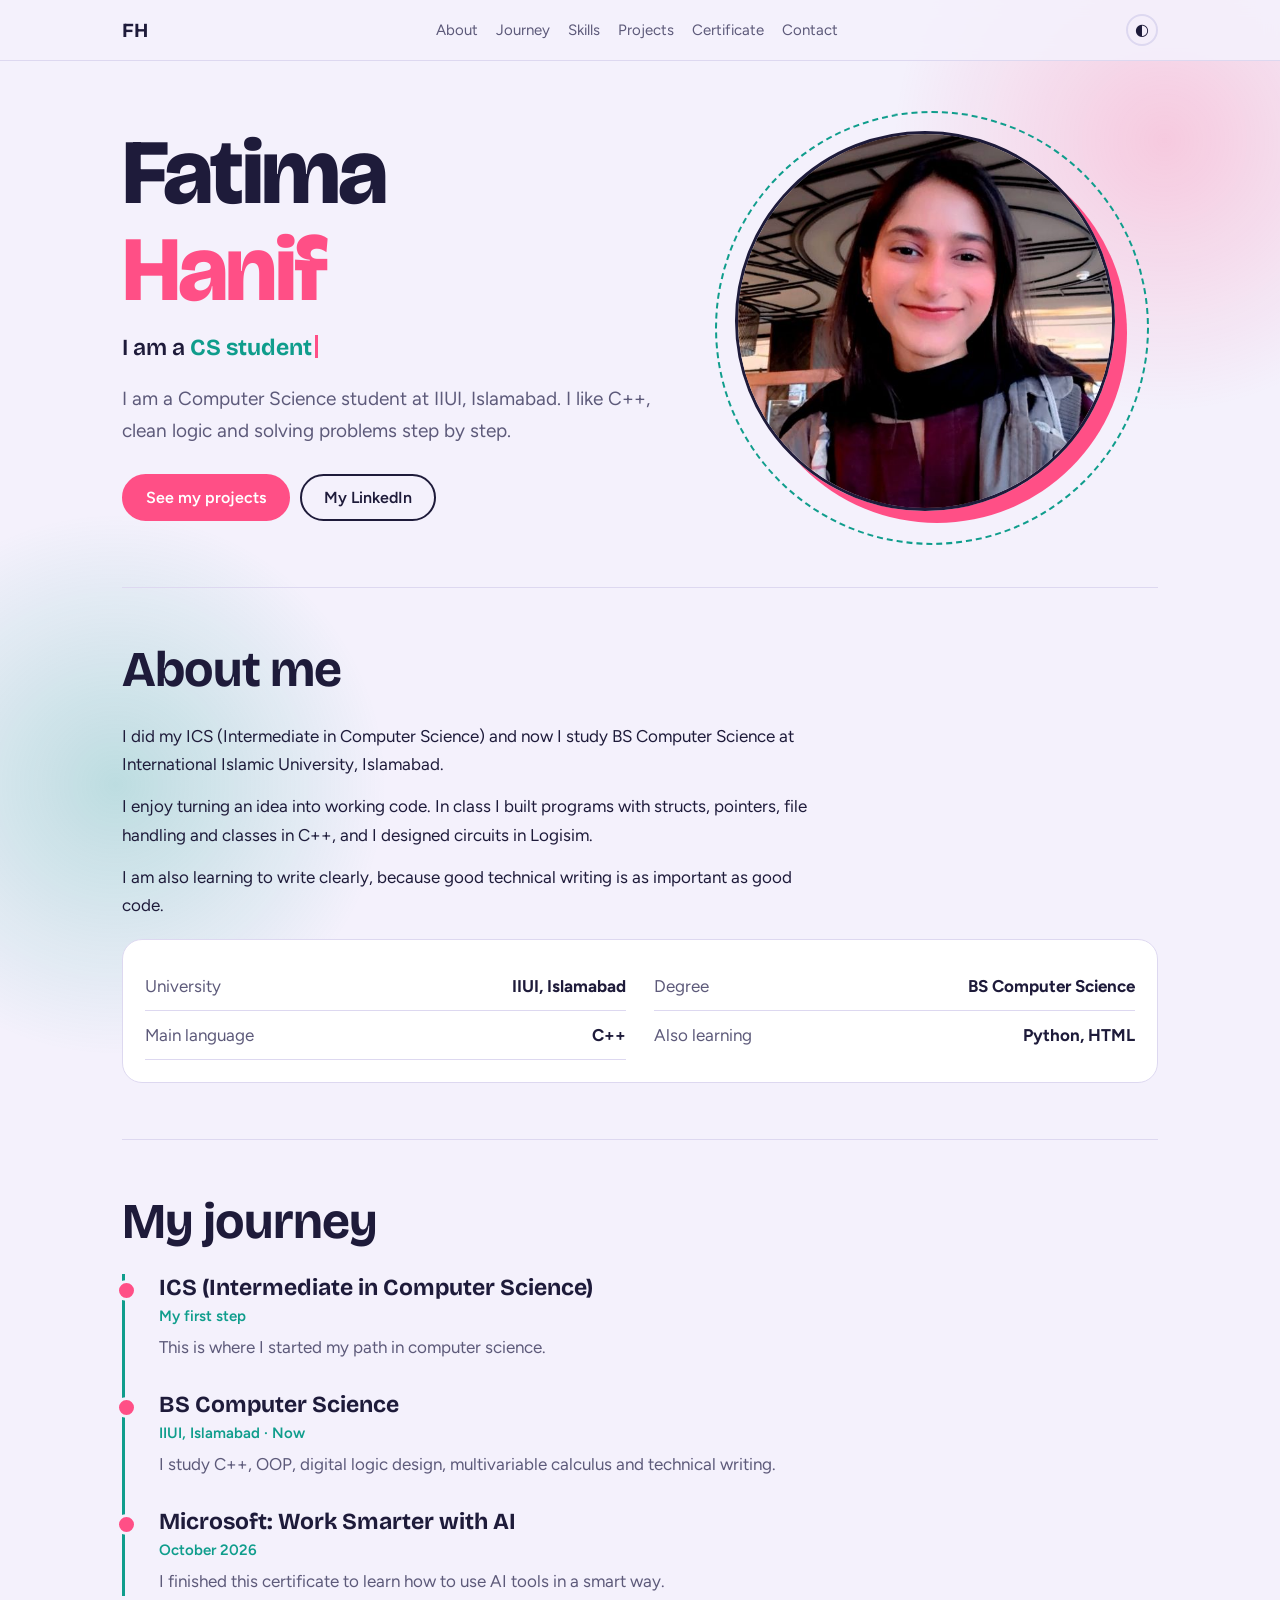
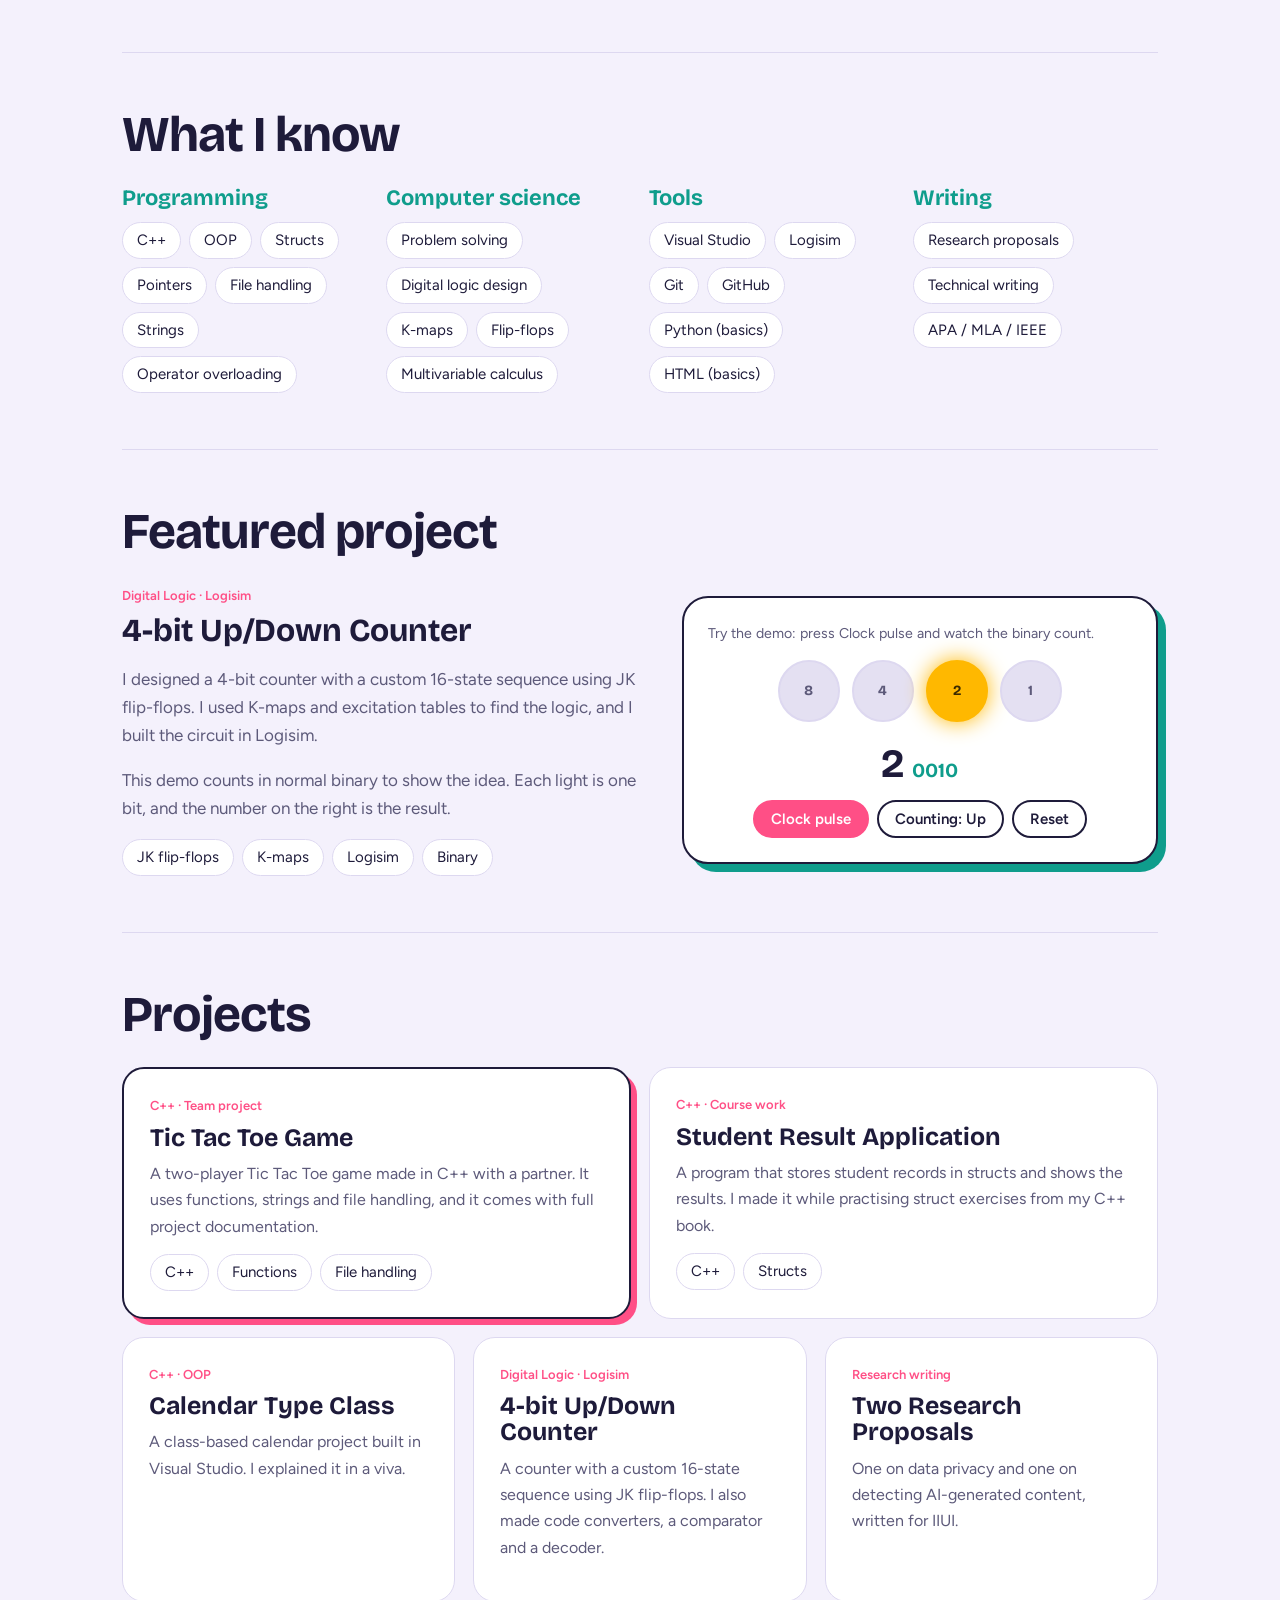
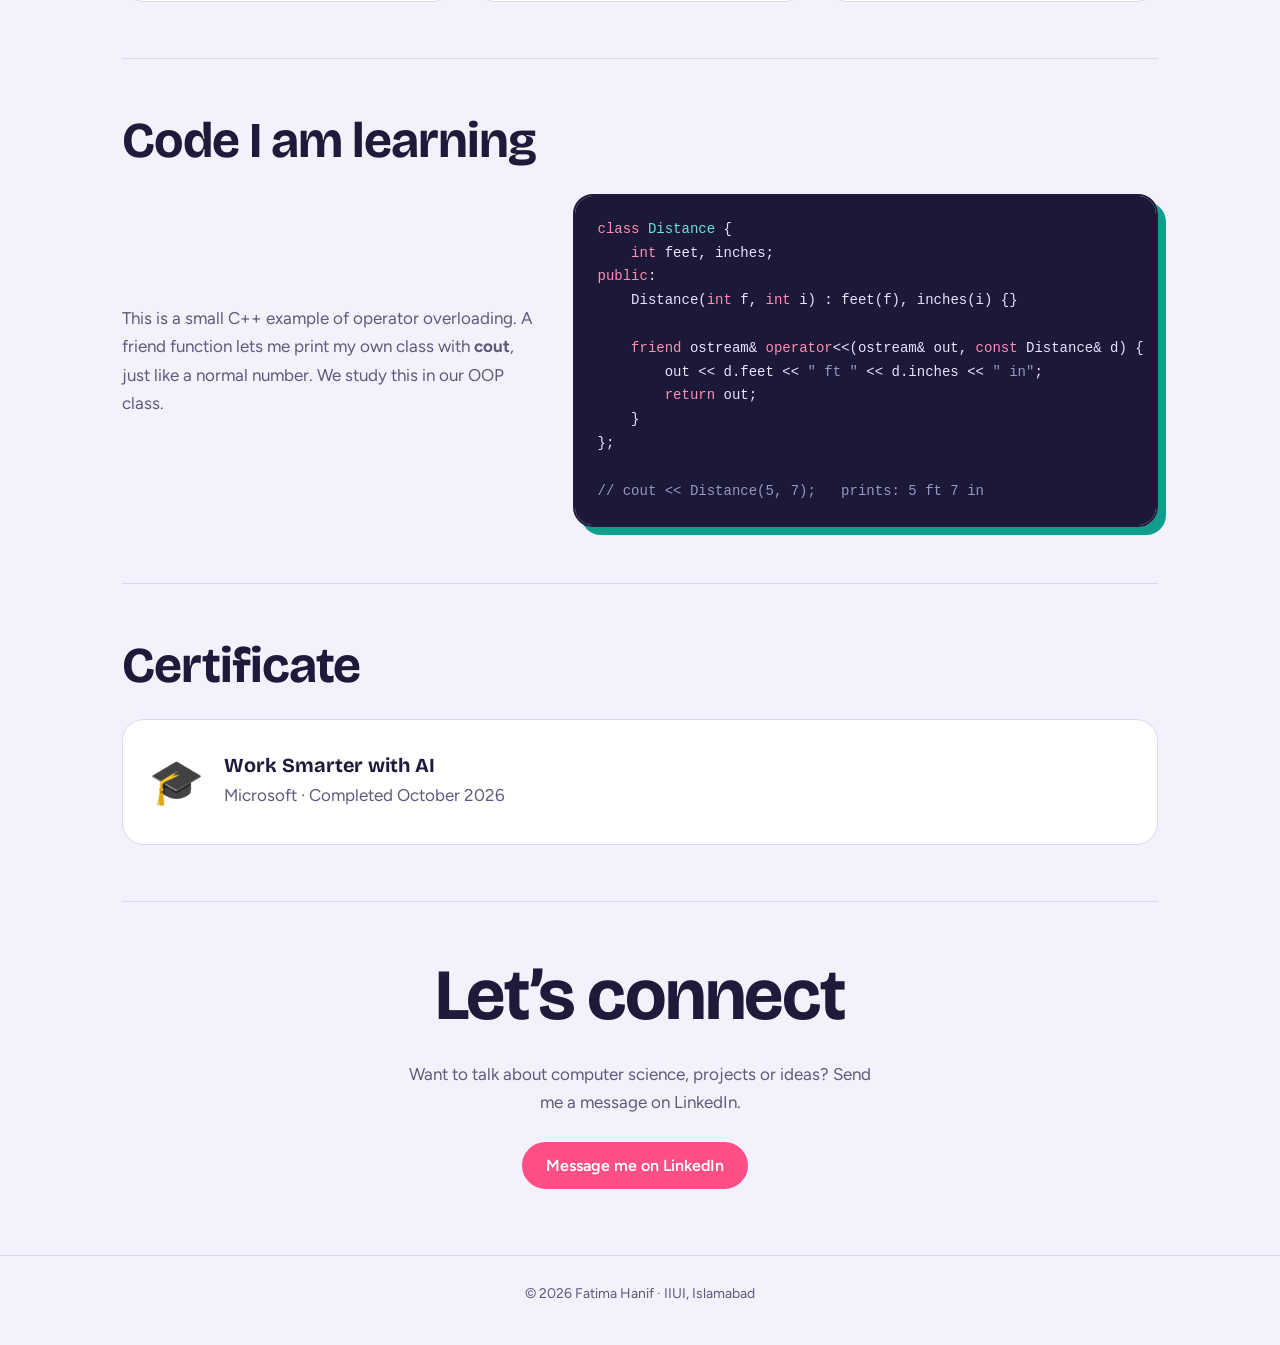
<file: fatima-portfolio-v2.html>
<!DOCTYPE html>
<html lang="en">
<head>
<meta charset="utf-8">
<meta name="viewport" content="width=device-width, initial-scale=1, viewport-fit=cover">
<title>Fatima Hanif | Computer Science Student</title>
<link rel="preconnect" href="https://fonts.googleapis.com">
<link href="https://fonts.googleapis.com/css2?family=Bricolage+Grotesque:wght@500;700;800&family=Figtree:wght@400;500;600&display=swap" rel="stylesheet">
<style>
:root{--bg:#f4f1fc;--card:#fff;--ink:#1e1b3a;--mute:#5d5a7a;--line:#ddd8f0;--pink:#ff4f86;--teal:#0f9d8c;--led:#ffb800;--off:#e4e0f2;
box-sizing:border-box;padding-top:env(safe-area-inset-top,0px);padding-bottom:env(safe-area-inset-bottom,0px)}
@media(prefers-color-scheme:dark){:root:not([data-theme="light"]){--bg:#15132b;--card:#1f1c3d;--ink:#f1eeff;--mute:#b0abd2;--line:#34305c;--pink:#ff6b9a;--teal:#3fd3bf;--off:#2d2a52;color-scheme:dark}}
:root[data-theme="dark"]{--bg:#15132b;--card:#1f1c3d;--ink:#f1eeff;--mute:#b0abd2;--line:#34305c;--pink:#ff6b9a;--teal:#3fd3bf;--off:#2d2a52;color-scheme:dark}
html{scroll-behavior:smooth;scroll-padding-top:70px}
*{box-sizing:border-box}
body{margin:0;background:var(--bg);color:var(--ink);font:17px/1.65 Figtree,system-ui,sans-serif}
h1,h2,h3{font-family:'Bricolage Grotesque',Georgia,sans-serif;line-height:1.05;margin:0}
a{color:inherit}
:focus-visible{outline:3px solid var(--pink);outline-offset:3px}
.wrap{max-width:1080px;margin:0 auto;padding:0 22px}
nav{position:sticky;top:env(safe-area-inset-top,0px);z-index:5;background:color-mix(in srgb,var(--bg) 88%,transparent);backdrop-filter:blur(10px);border-bottom:1px solid var(--line)}
nav .wrap{display:flex;justify-content:space-between;align-items:center;height:60px;gap:12px}
nav b{font-family:'Bricolage Grotesque',sans-serif;font-size:20px}
nav div{display:flex;gap:18px;font-size:15px;flex-wrap:wrap}
nav a{text-decoration:none;color:var(--mute)}nav a:hover{color:var(--pink)}
.hero{display:grid;grid-template-columns:1.2fr 1fr;gap:40px;align-items:center;padding:64px 0 56px}
.hero h1{font-size:clamp(46px,8vw,92px);font-weight:800;letter-spacing:-.03em}
.hero h1 span{display:block;color:var(--pink)}
.hero p{max-width:46ch;color:var(--mute);font-size:19px;margin:22px 0 28px}
.btn{display:inline-block;padding:12px 22px;border-radius:999px;font-weight:600;text-decoration:none;border:2px solid var(--ink);margin:0 10px 10px 0;cursor:pointer;background:none;color:var(--ink);font:600 16px Figtree,sans-serif}
.btn.fill{background:var(--pink);border-color:var(--pink);color:#fff}
.btn:hover{transform:translateY(-2px)}
.chip{background:var(--card);border:2px solid var(--ink);border-radius:26px;padding:24px;box-shadow:8px 8px 0 var(--teal)}
.chip small{color:var(--mute);display:block;margin-bottom:14px}
.leds{display:flex;gap:12px;justify-content:center;margin:10px 0 18px}
.led{width:clamp(44px,12vw,62px);aspect-ratio:1;border-radius:50%;background:var(--off);border:2px solid var(--line);display:grid;place-items:center;font:700 14px 'Bricolage Grotesque',sans-serif;color:var(--mute);transition:.25s}
.led.on{background:var(--led);border-color:var(--led);color:#3a2a00;box-shadow:0 0 22px var(--led)}
.read{text-align:center;font:700 40px 'Bricolage Grotesque',sans-serif;margin-bottom:12px}
.read em{font-style:normal;color:var(--teal);font-size:20px;margin-left:8px}
.ctrl{display:flex;gap:8px;justify-content:center;flex-wrap:wrap}
.ctrl .btn{margin:0;padding:8px 16px;font-size:15px}
section{padding:56px 0;border-top:1px solid var(--line)}
section h2{font-size:clamp(32px,5vw,50px);margin-bottom:26px;letter-spacing:-.02em}
.about{display:grid;grid-template-columns:1fr;gap:32px}.about p{max-width:64ch}
.about p{margin:0 0 14px}
.facts{display:grid;grid-template-columns:1fr 1fr;gap:0 28px;margin-top:20px;background:var(--card);border-radius:20px;padding:22px;border:1px solid var(--line)}
.pic{display:grid;place-items:center;padding:0 14px 14px 0}.me{display:block;width:min(100%,380px);aspect-ratio:1;object-fit:cover;object-position:50% 20%;border-radius:50%;border:3px solid var(--ink);box-shadow:12px 12px 0 var(--pink)}
.facts div{display:flex;justify-content:space-between;gap:12px;padding:10px 0;border-bottom:1px solid var(--line)}
.facts div:last-child{border:0}.facts span{color:var(--mute)}.facts b{text-align:right}
.skills{display:grid;grid-template-columns:repeat(auto-fit,minmax(230px,1fr));gap:18px}
.skills h3{font-size:22px;margin-bottom:12px;color:var(--teal)}
.tags{display:flex;flex-wrap:wrap;gap:8px}
.tags span{background:var(--card);border:1px solid var(--line);padding:5px 14px;border-radius:999px;font-size:15px}
.proj{display:grid;grid-template-columns:repeat(6,1fr);gap:18px}
.card{background:var(--card);border:1px solid var(--line);border-radius:22px;padding:26px;grid-column:span 2}
.card.big{grid-column:span 3}
.card:nth-child(1){border:2px solid var(--ink);box-shadow:6px 6px 0 var(--pink)}
.card h3{font-size:25px;margin-bottom:10px}
.card p{margin:0 0 14px;color:var(--mute);font-size:16px}
.tag{font-size:13px;font-weight:600;color:var(--pink);margin-bottom:8px;display:block}
.cert{display:flex;gap:20px;align-items:center;background:var(--card);border:1px solid var(--line);border-radius:22px;padding:26px;flex-wrap:wrap}
.cert i{font-style:normal;font-size:44px}
.cert p{margin:4px 0 0;color:var(--mute)}
.contact{text-align:center}
.contact h2{font-size:clamp(36px,7vw,72px)}
.contact p{color:var(--mute);max-width:42ch;margin:0 auto 26px}
footer{text-align:center;color:var(--mute);font-size:14px;padding:26px 0 40px;border-top:1px solid var(--line)}
.theme{background:none;border:2px solid var(--line);color:var(--ink);border-radius:50%;width:32px;height:32px;cursor:pointer;font-size:16px;line-height:1;padding:0}.theme:hover{border-color:var(--pink)}
.card{transition:transform .2s}.card:hover{transform:translateY(-4px)}
.tl{list-style:none;margin:0;padding:0 0 0 26px;border-left:3px solid var(--teal)}.tl li{position:relative;padding:0 0 30px 8px}.tl li:last-child{padding-bottom:0}.tl li::before{content:"";position:absolute;left:-35px;top:6px;width:15px;height:15px;border-radius:50%;background:var(--pink);border:3px solid var(--bg)}
.tl b{font:700 23px 'Bricolage Grotesque',sans-serif;display:block}.tl span{color:var(--teal);font-weight:600;font-size:15px}.tl p{margin:4px 0 0;color:var(--mute)}
.cwrap{display:grid;grid-template-columns:1fr 1.4fr;gap:34px;align-items:center}.cwrap p{margin:0;color:var(--mute)}
.code{margin:0;background:#1b1838;color:#e8e4ff;border-radius:20px;padding:22px;overflow-x:auto;font:14px/1.7 ui-monospace,Consolas,monospace;border:2px solid var(--ink);box-shadow:8px 8px 0 var(--teal)}.code .k{color:#ff8fb3}.code .t{color:#6fe3d2}.code .c{color:#9a96c4}
.feat{display:grid;grid-template-columns:1.1fr 1fr;gap:36px;align-items:center}.feat h3{font-size:32px;margin-bottom:12px}.feat p{color:var(--mute)}
/* motion */
.bar{position:absolute;left:0;bottom:-1px;height:3px;width:100%;background:linear-gradient(90deg,var(--pink),var(--teal));transform-origin:left;transform:scaleX(0)}
nav a{position:relative}nav a::after{content:"";position:absolute;left:0;right:0;bottom:-3px;height:2px;background:var(--pink);transform:scaleX(0);transition:transform .25s}nav a:hover::after{transform:scaleX(1)}
body::before,body::after{content:"";position:fixed;z-index:-1;pointer-events:none;width:46vmax;height:46vmax;border-radius:50%}
body::before{top:-12vmax;right:-14vmax;background:radial-gradient(circle,color-mix(in srgb,var(--pink) 24%,transparent),transparent 65%);animation:drift 18s ease-in-out infinite alternate}
body::after{bottom:-14vmax;left:-14vmax;background:radial-gradient(circle,color-mix(in srgb,var(--teal) 24%,transparent),transparent 65%);animation:drift2 22s ease-in-out infinite alternate}
.hero h1{animation:rise .9s backwards}.hero h1 span{animation:rise .9s .15s backwards}
.role{font:600 23px 'Bricolage Grotesque',sans-serif;margin-top:16px;animation:rise .8s .3s backwards}.role b{color:var(--teal);font-weight:700}
.cur{display:inline-block;width:3px;height:1em;background:var(--pink);margin-left:3px;vertical-align:-3px;animation:blink 1s steps(2) infinite}
.hero p{animation:rise .8s .45s backwards}.hero .btn{animation:rise .8s .6s backwards}
.pic{position:relative;animation:float 6s ease-in-out 1.4s infinite}
.pic::before{content:"";position:absolute;top:50%;left:50%;width:min(calc(100% + 36px),430px);aspect-ratio:1;border-radius:50%;border:2px dashed var(--teal);transform:translate(-50%,-50%);animation:spin 28s linear infinite;pointer-events:none}
.me{animation:pop 1s .2s cubic-bezier(.2,.9,.3,1.25) backwards}
.js .rv{opacity:0;transform:translateY(30px);transition:opacity .7s ease,transform .7s cubic-bezier(.2,.7,.2,1)}.js .rv.in{opacity:1;transform:none}
.tags span{transition:transform .2s,border-color .2s}.tags span:hover{transform:translateY(-3px) rotate(-2deg);border-color:var(--pink)}
.cert i{display:inline-block;animation:wiggle 3.5s ease-in-out infinite}
.contact .btn.fill{animation:pulse 2.4s infinite}
@keyframes rise{from{opacity:0;transform:translateY(34px)}}
@keyframes pop{from{opacity:0;transform:scale(.6) rotate(-8deg)}}
@keyframes float{50%{transform:translateY(-12px)}}
@keyframes spin{to{transform:translate(-50%,-50%) rotate(360deg)}}
@keyframes blink{50%{opacity:0}}
@keyframes drift{to{transform:translate(-6vmax,8vmax) scale(1.15)}}
@keyframes drift2{to{transform:translate(8vmax,-6vmax) scale(1.2)}}
@keyframes wiggle{0%,30%,100%{transform:rotate(0)}8%{transform:rotate(-14deg)}16%{transform:rotate(12deg)}24%{transform:rotate(-6deg)}}
@keyframes pulse{0%{box-shadow:0 0 0 0 color-mix(in srgb,var(--pink) 55%,transparent)}70%,100%{box-shadow:0 0 0 18px transparent}}
@media(max-width:820px){.cwrap{grid-template-columns:1fr}}
@media(max-width:820px){.hero,.about{grid-template-columns:1fr}.card,.card.big{grid-column:span 6}.me{width:min(100%,280px)}.pic{order:-1}.feat{grid-template-columns:1fr}.facts{grid-template-columns:1fr}nav div{gap:12px;font-size:14px}}
@media(prefers-reduced-motion:reduce){*,*::before,*::after{transition:none!important;animation:none!important;scroll-behavior:auto!important}.js .rv{opacity:1!important;transform:none!important}}

/* mobile menu */
.acts{display:flex;align-items:center;gap:10px}
.menu{display:none;background:none;border:2px solid var(--line);color:var(--ink);border-radius:10px;width:40px;height:36px;font-size:20px;line-height:1;cursor:pointer;padding:0}
@media(max-width:820px){
nav .wrap{height:56px;flex-wrap:nowrap}
.theme{width:36px;height:36px}
.menu{display:block}
nav .links{display:none;position:absolute;left:0;right:0;top:100%;flex-direction:column;gap:0;padding:6px 22px 12px;background:var(--bg);border-bottom:1px solid var(--line);box-shadow:0 16px 24px rgba(30,27,58,.14)}
nav .links.open{display:flex}
nav .links a{padding:14px 4px;font-size:18px;color:var(--ink);border-bottom:1px solid var(--line)}
nav .links a:last-child{border-bottom:0}
nav .links a::after{display:none}
.pic::before{width:min(316px,100%)}
}
</style>
<script>document.documentElement.classList.add('js')</script>
</head>
<body>
<nav><div class="wrap"><b>FH</b><div class="links" id="links"><a href="#about">About</a><a href="#education">Journey</a><a href="#skills">Skills</a><a href="#projects">Projects</a><a href="#cert">Certificate</a><a href="#contact">Contact</a></div><div class="acts"><button class="theme" id="theme" aria-label="Switch between light and dark mode">◐</button><button class="menu" id="menu" aria-label="Open menu" aria-expanded="false" aria-controls="links">☰</button></div></div><div class="bar" id="bar"></div></nav>

<main class="wrap">
<header class="hero">
  <div>
    <h1>Fatima<span>Hanif</span></h1>
    <div class="role">I am a <b id="role"></b><i class="cur"></i></div>
    <p>I am a Computer Science student at IIUI, Islamabad. I like C++, clean logic and solving problems step by step.</p>
    <a class="btn fill" href="#projects">See my projects</a><a class="btn" href="https://www.linkedin.com/in/fatima-hanif-715005385/" target="_blank" rel="noopener">My LinkedIn</a>
  </div>
  <div class="pic"><img class="me" alt="Fatima Hanif smiling" src="[data-uri]"></div>
</header>

<section id="about">
  <h2>About me</h2>
  <div class="about">
        <div>
      <p>I did my ICS (Intermediate in Computer Science) and now I study BS Computer Science at International Islamic University, Islamabad.</p>
      <p>I enjoy turning an idea into working code. In class I built programs with structs, pointers, file handling and classes in C++, and I designed circuits in Logisim.</p>
      <p>I am also learning to write clearly, because good technical writing is as important as good code.</p>
    <div class="facts">
            <div><span>University</span><b>IIUI, Islamabad</b></div>
      <div><span>Degree</span><b>BS Computer Science</b></div>
      <div><span>Main language</span><b>C++</b></div>
      <div><span>Also learning</span><b>Python, HTML</b></div>
    </div>
    </div>
  </div>
</section>

<section id="education">
  <h2>My journey</h2>
  <ul class="tl">
    <li><b>ICS (Intermediate in Computer Science)</b><span>My first step</span><p>This is where I started my path in computer science.</p></li>
    <li><b>BS Computer Science</b><span>IIUI, Islamabad · Now</span><p>I study C++, OOP, digital logic design, multivariable calculus and technical writing.</p></li>
    <li><b>Microsoft: Work Smarter with AI</b><span>October 2026</span><p>I finished this certificate to learn how to use AI tools in a smart way.</p></li>
  </ul>
</section>

<section id="skills">
  <h2>What I know</h2>
  <div class="skills">
    <div><h3>Programming</h3><div class="tags"><span>C++</span><span>OOP</span><span>Structs</span><span>Pointers</span><span>File handling</span><span>Strings</span><span>Operator overloading</span></div></div>
    <div><h3>Computer science</h3><div class="tags"><span>Problem solving</span><span>Digital logic design</span><span>K-maps</span><span>Flip-flops</span><span>Multivariable calculus</span></div></div>
    <div><h3>Tools</h3><div class="tags"><span>Visual Studio</span><span>Logisim</span><span>Git</span><span>GitHub</span><span>Python (basics)</span><span>HTML (basics)</span></div></div>
    <div><h3>Writing</h3><div class="tags"><span>Research proposals</span><span>Technical writing</span><span>APA / MLA / IEEE</span></div></div>
  </div>
</section>

<section id="featured">
  <h2>Featured project</h2>
  <div class="feat">
    <div>
      <span class="tag">Digital Logic · Logisim</span>
      <h3>4-bit Up/Down Counter</h3>
      <p>I designed a 4-bit counter with a custom 16-state sequence using JK flip-flops. I used K-maps and excitation tables to find the logic, and I built the circuit in Logisim.</p>
      <p>This demo counts in normal binary to show the idea. Each light is one bit, and the number on the right is the result.</p>
      <div class="tags"><span>JK flip-flops</span><span>K-maps</span><span>Logisim</span><span>Binary</span></div>
    </div>
    <div class="chip" aria-label="Interactive 4-bit counter">
    <small>Try the demo: press Clock pulse and watch the binary count.</small>
    <div class="leds" id="leds"></div>
    <div class="read"><span id="dec">0</span><em id="bin">0000</em></div>
    <div class="ctrl">
      <button class="btn fill" id="clk">Clock pulse</button>
      <button class="btn" id="dir">Counting: Up</button>
      <button class="btn" id="rst">Reset</button>
    </div>
  </div>
  </div>
</section>

<section id="projects">
  <h2>Projects</h2>
  <div class="proj">
    <article class="card big"><span class="tag">C++ · Team project</span><h3>Tic Tac Toe Game</h3><p>A two-player Tic Tac Toe game made in C++ with a partner. It uses functions, strings and file handling, and it comes with full project documentation.</p><div class="tags"><span>C++</span><span>Functions</span><span>File handling</span></div></article>
    <article class="card big"><span class="tag">C++ · Course work</span><h3>Student Result Application</h3><p>A program that stores student records in structs and shows the results. I made it while practising struct exercises from my C++ book.</p><div class="tags"><span>C++</span><span>Structs</span></div></article>
    <article class="card"><span class="tag">C++ · OOP</span><h3>Calendar Type Class</h3><p>A class-based calendar project built in Visual Studio. I explained it in a viva.</p></article>
    <article class="card"><span class="tag">Digital Logic · Logisim</span><h3>4-bit Up/Down Counter</h3><p>A counter with a custom 16-state sequence using JK flip-flops. I also made code converters, a comparator and a decoder.</p></article>
    <article class="card"><span class="tag">Research writing</span><h3>Two Research Proposals</h3><p>One on data privacy and one on detecting AI-generated content, written for IIUI.</p></article>
  </div>
</section>

<section id="code">
  <h2>Code I am learning</h2>
  <div class="cwrap">
    <p>This is a small C++ example of operator overloading. A friend function lets me print my own class with <b>cout</b>, just like a normal number. We study this in our OOP class.</p>
<pre class="code" aria-label="C++ code example"><code><span class="k">class</span> <span class="t">Distance</span> {
    <span class="k">int</span> feet, inches;
<span class="k">public</span>:
    Distance(<span class="k">int</span> f, <span class="k">int</span> i) : feet(f), inches(i) {}

    <span class="k">friend</span> ostream&amp; <span class="k">operator</span>&lt;&lt;(ostream&amp; out, <span class="k">const</span> Distance&amp; d) {
        out &lt;&lt; d.feet &lt;&lt; <span class="c">" ft "</span> &lt;&lt; d.inches &lt;&lt; <span class="c">" in"</span>;
        <span class="k">return</span> out;
    }
};

<span class="c">// cout &lt;&lt; Distance(5, 7);   prints: 5 ft 7 in</span></code></pre>
  </div>
</section>

<section id="cert">
  <h2>Certificate</h2>
  <div class="cert"><i aria-hidden="true">🎓</i><div><h3>Work Smarter with AI</h3><p>Microsoft · Completed October 2026</p></div></div>
</section>

<section id="contact" class="contact">
  <h2>Let’s connect</h2>
  <p>Want to talk about computer science, projects or ideas? Send me a message on LinkedIn.</p>
  <a class="btn fill" href="https://www.linkedin.com/in/fatima-hanif-715005385/" target="_blank" rel="noopener">Message me on LinkedIn</a>
</section>
</main>
<footer>© 2026 Fatima Hanif · IIUI, Islamabad</footer>

<script>
var n=0,up=true,leds=document.getElementById('leds');
for(var i=3;i>=0;i--){var d=document.createElement('div');d.className='led';d.textContent=1<<i;leds.appendChild(d)}
function draw(){var b=n.toString(2).padStart(4,'0');[].forEach.call(leds.children,function(l,k){l.classList.toggle('on',b[k]==='1')});
document.getElementById('dec').textContent=n;document.getElementById('bin').textContent=b}
document.getElementById('clk').onclick=function(){n=(n+(up?1:15))%16;draw()};
document.getElementById('dir').onclick=function(){up=!up;this.textContent='Counting: '+(up?'Up':'Down')};
document.getElementById('rst').onclick=function(){n=0;draw()};
draw();
(function(){if(matchMedia('(prefers-reduced-motion: reduce)').matches||!('IntersectionObserver' in window))return;var seq=[8,4,2,1,2,4,8,0],k=0;var o=new IntersectionObserver(function(es){if(es[0].isIntersecting){o.disconnect();var t=setInterval(function(){n=seq[k++];draw();if(k>=seq.length)clearInterval(t)},160)}},{threshold:.5});o.observe(document.getElementById('leds'))})();
(function(){var rm=matchMedia('(prefers-reduced-motion: reduce)').matches;
var words=['CS student','C++ coder','problem solver','logic lover'],r=document.getElementById('role');
if(rm){r.textContent=words[0]}else{var w=0,c=0,del=false;(function tick(){var s=words[w];c+=del?-1:1;r.textContent=s.slice(0,c);var d=del?45:95;if(!del&&c===s.length){del=true;d=1400}else if(del&&c===0){del=false;w=(w+1)%words.length;d=300}setTimeout(tick,d)})()}
var bar=document.getElementById('bar');function sp(){var h=document.documentElement.scrollHeight-innerHeight;bar.style.transform='scaleX('+(h>0?scrollY/h:0)+')'}addEventListener('scroll',sp,{passive:true});sp();
if(rm||!('IntersectionObserver' in window))return;
var els=document.querySelectorAll('section h2,.about p,.facts,.feat>*,.skills>div,.tl li,.card,.cwrap>*,.cert,.contact p,.contact .btn');
var io=new IntersectionObserver(function(es){es.forEach(function(e){if(e.isIntersecting){var el=e.target;io.unobserve(el);el.classList.add('in');setTimeout(function(){el.classList.remove('rv','in');el.style.transitionDelay=''},1200)}})},{threshold:.12});
els.forEach(function(el){el.classList.add('rv');el.style.transitionDelay=(Array.prototype.indexOf.call(el.parentNode.children,el)%4)*90+'ms';io.observe(el)})})();
document.getElementById('theme').onclick=function(){var r=document.documentElement,d=r.dataset.theme?r.dataset.theme==='dark':matchMedia('(prefers-color-scheme: dark)').matches;r.dataset.theme=d?'light':'dark'};
var mb=document.getElementById('menu'),ls=document.getElementById('links');
function cm(o){ls.classList.toggle('open',o);mb.setAttribute('aria-expanded',o);mb.textContent=o?'\u2715':'\u2630'}
mb.onclick=function(){cm(!ls.classList.contains('open'))};
ls.addEventListener('click',function(e){if(e.target.tagName==='A')cm(false)});
addEventListener('keydown',function(e){if(e.key==='Escape')cm(false)});
addEventListener('resize',function(){if(innerWidth>820)cm(false)});
</script>
</body>
</html>
</file>
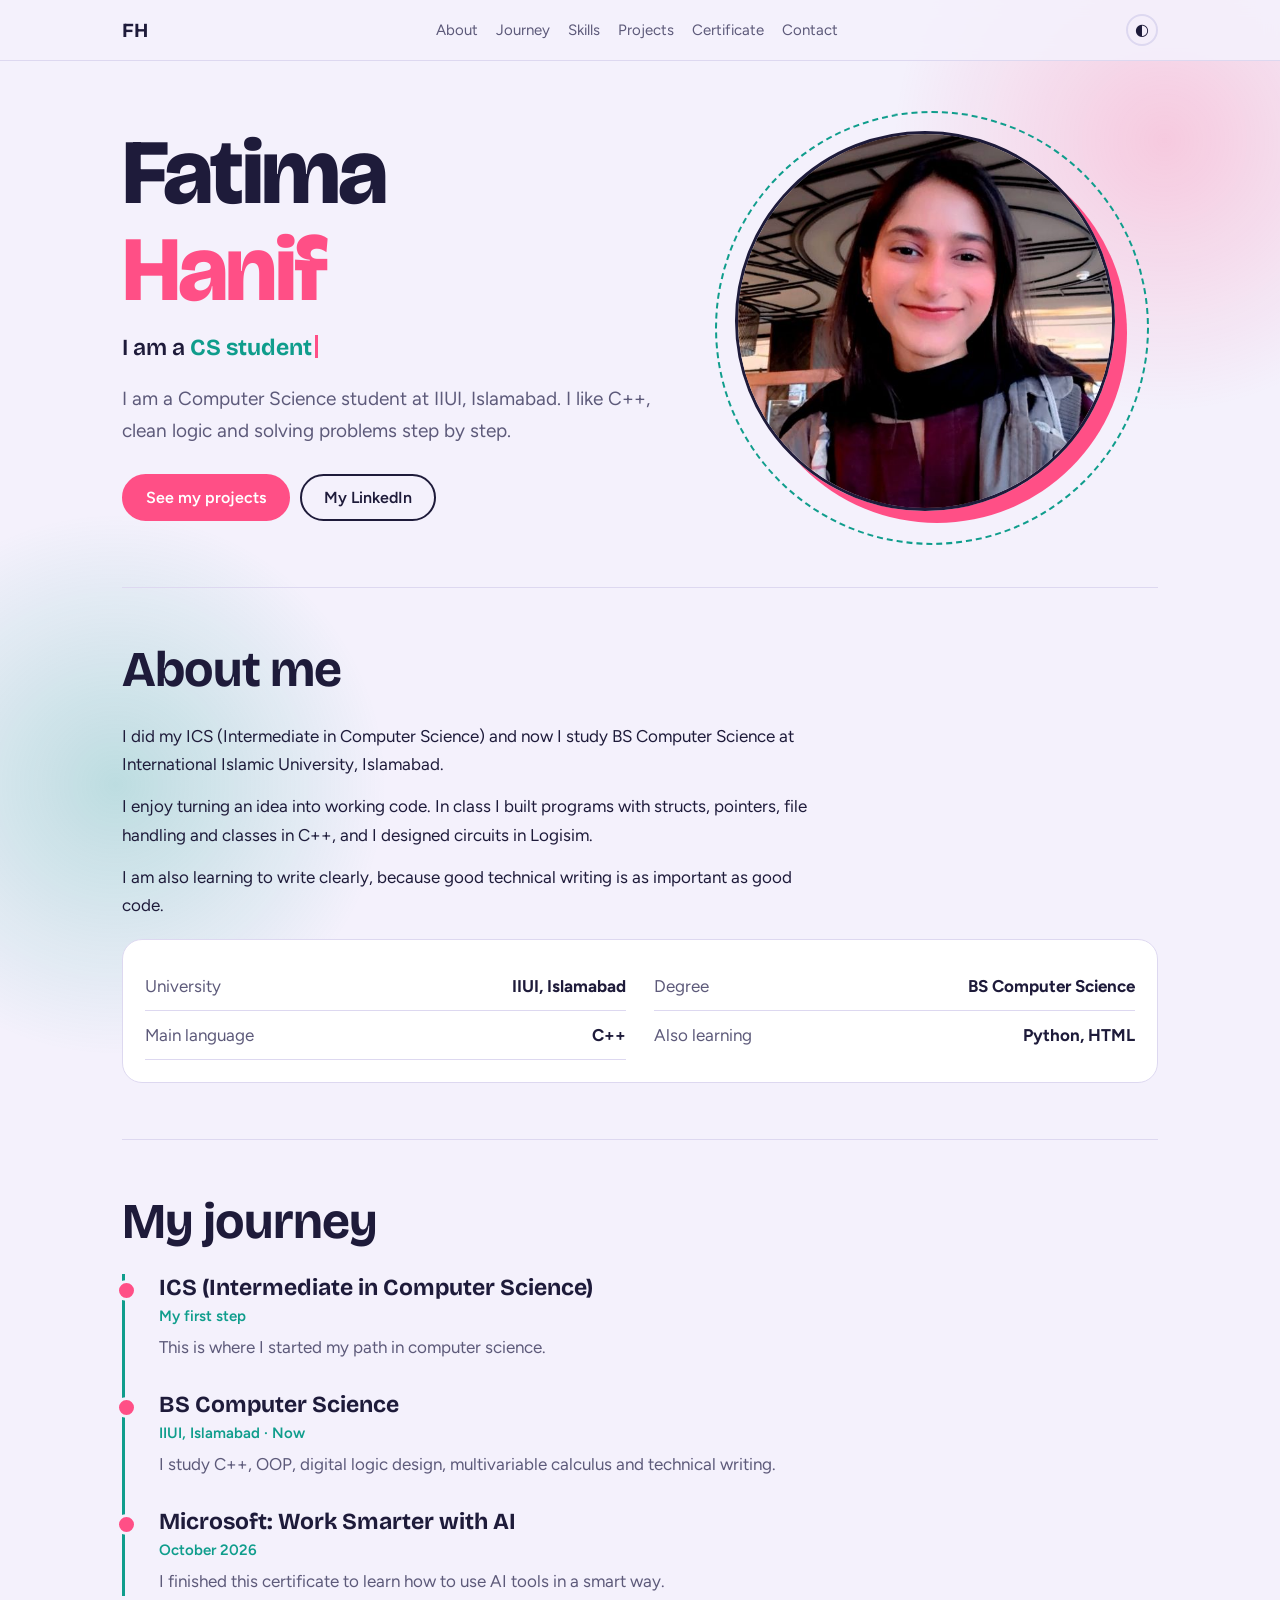
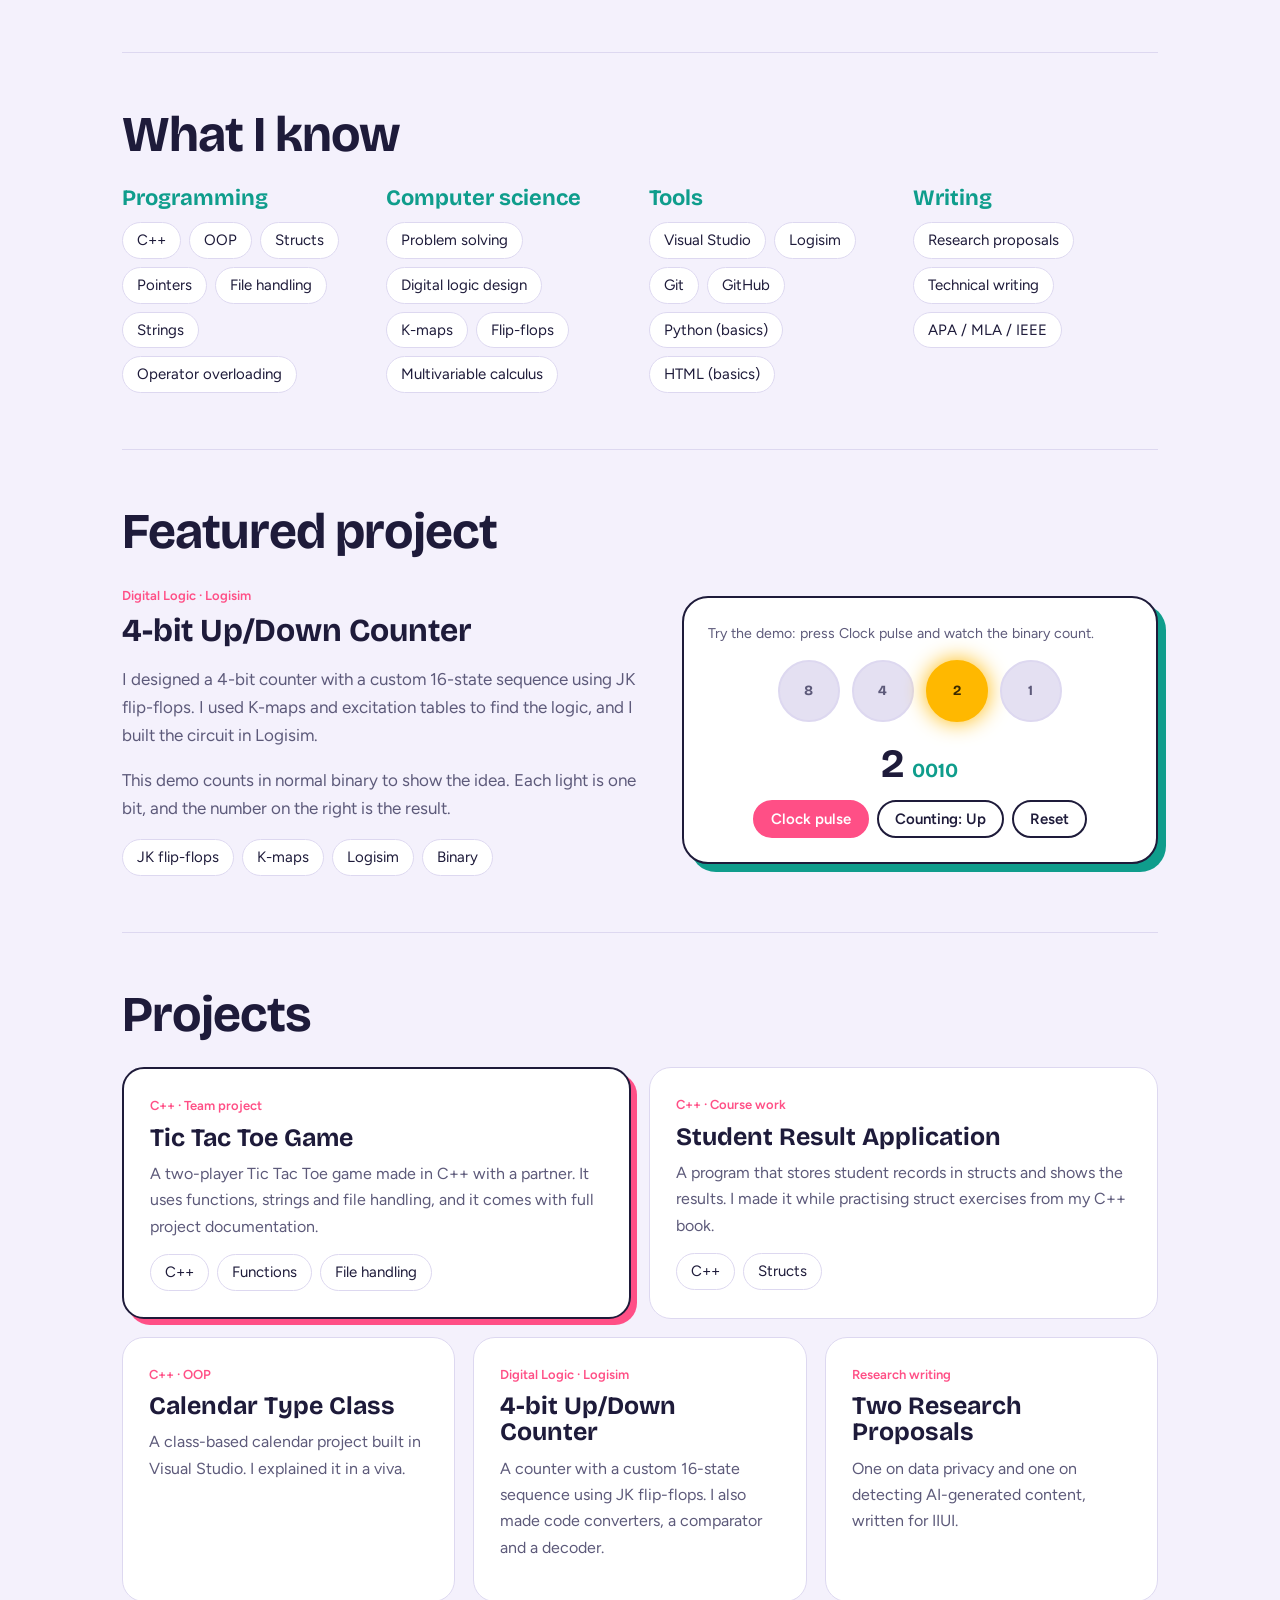
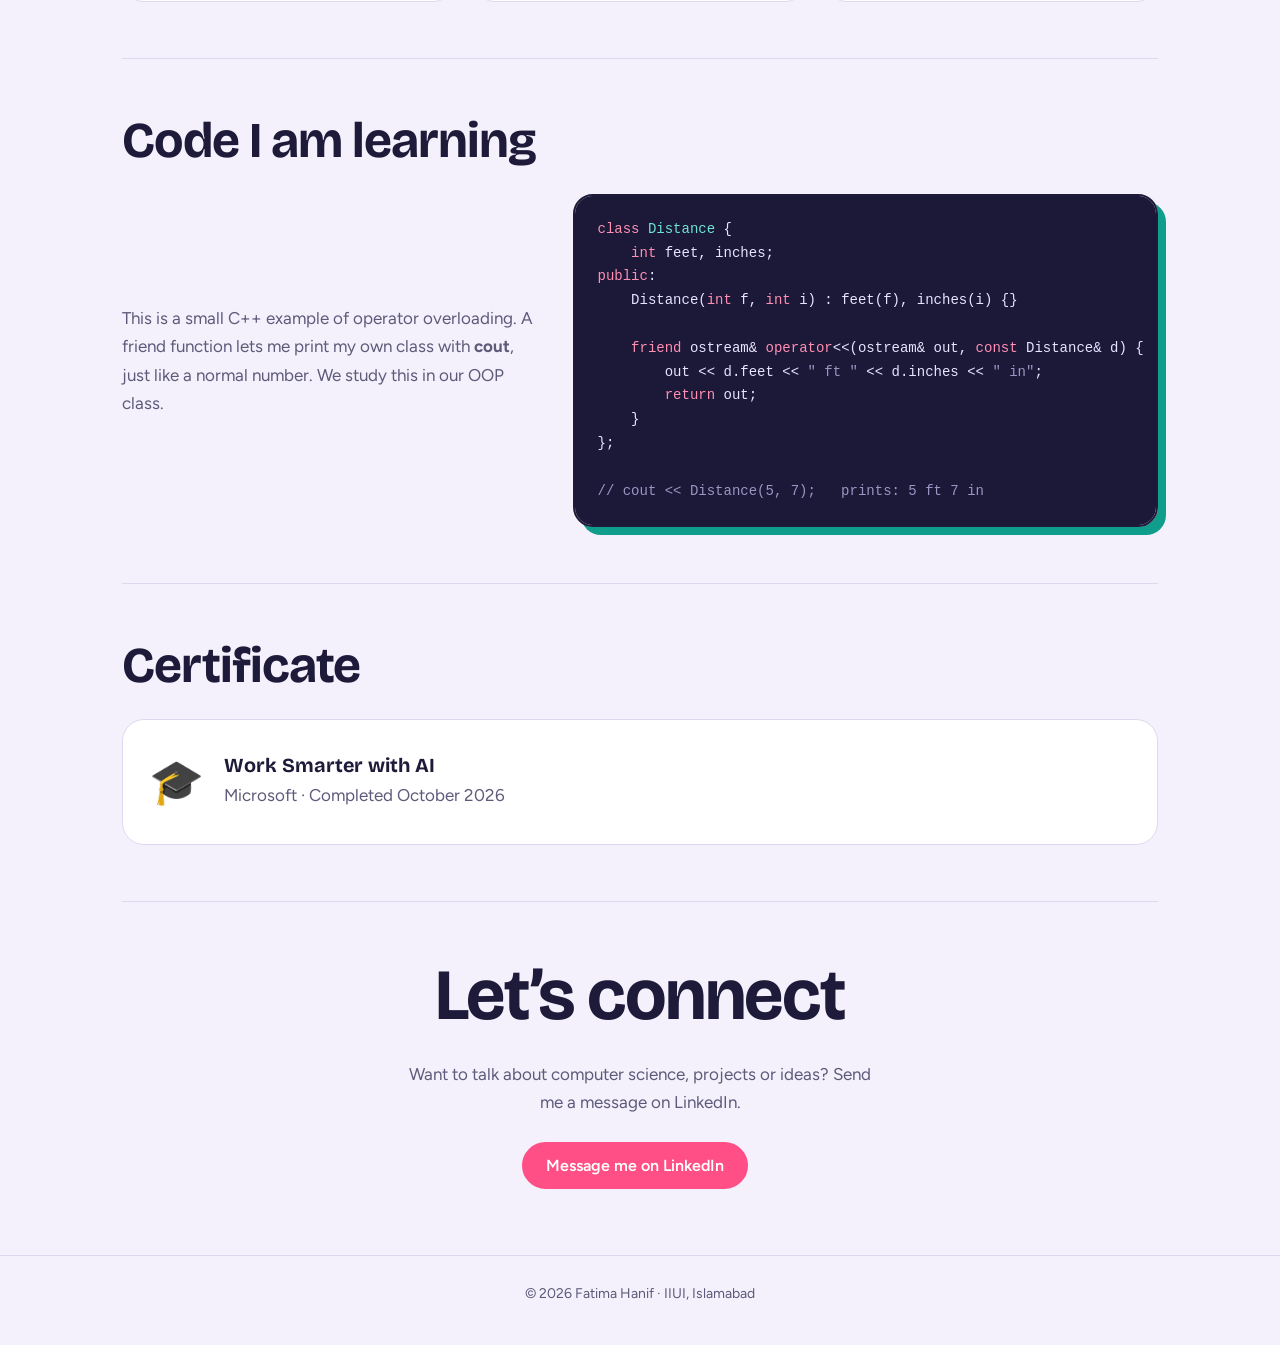
<file: fatima-portfolio-v3.html>
<!DOCTYPE html>
<html lang="en">
<head>
<meta charset="utf-8">
<meta name="viewport" content="width=device-width, initial-scale=1, viewport-fit=cover">
<title>Fatima Hanif | Computer Science Student</title>
<link rel="preconnect" href="https://fonts.googleapis.com">
<link href="https://fonts.googleapis.com/css2?family=Bricolage+Grotesque:wght@500;700;800&family=Figtree:wght@400;500;600&display=swap" rel="stylesheet">
<style>
:root{--bg:#f4f1fc;--card:#fff;--ink:#1e1b3a;--mute:#5d5a7a;--line:#ddd8f0;--pink:#ff4f86;--teal:#0f9d8c;--led:#ffb800;--off:#e4e0f2;
box-sizing:border-box;padding-top:env(safe-area-inset-top,0px);padding-bottom:env(safe-area-inset-bottom,0px)}
@media(prefers-color-scheme:dark){:root:not([data-theme="light"]){--bg:#15132b;--card:#1f1c3d;--ink:#f1eeff;--mute:#b0abd2;--line:#34305c;--pink:#ff6b9a;--teal:#3fd3bf;--off:#2d2a52;color-scheme:dark}}
:root[data-theme="dark"]{--bg:#15132b;--card:#1f1c3d;--ink:#f1eeff;--mute:#b0abd2;--line:#34305c;--pink:#ff6b9a;--teal:#3fd3bf;--off:#2d2a52;color-scheme:dark}
html{scroll-behavior:smooth;scroll-padding-top:70px}
*{box-sizing:border-box}
body{margin:0;background:var(--bg);color:var(--ink);font:17px/1.65 Figtree,system-ui,sans-serif}
h1,h2,h3{font-family:'Bricolage Grotesque',Georgia,sans-serif;line-height:1.05;margin:0}
a{color:inherit}
:focus-visible{outline:3px solid var(--pink);outline-offset:3px}
.wrap{max-width:1080px;margin:0 auto;padding:0 22px}
nav{position:sticky;top:env(safe-area-inset-top,0px);z-index:5;background:color-mix(in srgb,var(--bg) 88%,transparent);backdrop-filter:blur(10px);border-bottom:1px solid var(--line)}
nav .wrap{display:flex;justify-content:space-between;align-items:center;height:60px;gap:12px}
nav b{font-family:'Bricolage Grotesque',sans-serif;font-size:20px}
nav div{display:flex;gap:18px;font-size:15px;flex-wrap:wrap}
nav a{text-decoration:none;color:var(--mute)}nav a:hover{color:var(--pink)}
.hero{display:grid;grid-template-columns:1.2fr 1fr;gap:40px;align-items:center;padding:64px 0 56px}
.hero h1{font-size:clamp(46px,8vw,92px);font-weight:800;letter-spacing:-.03em}
.hero h1 span{display:block;color:var(--pink)}
.hero p{max-width:46ch;color:var(--mute);font-size:19px;margin:22px 0 28px}
.btn{display:inline-block;padding:12px 22px;border-radius:999px;font-weight:600;text-decoration:none;border:2px solid var(--ink);margin:0 10px 10px 0;cursor:pointer;background:none;color:var(--ink);font:600 16px Figtree,sans-serif}
.btn.fill{background:var(--pink);border-color:var(--pink);color:#fff}
.btn:hover{transform:translateY(-2px)}
.chip{background:var(--card);border:2px solid var(--ink);border-radius:26px;padding:24px;box-shadow:8px 8px 0 var(--teal)}
.chip small{color:var(--mute);display:block;margin-bottom:14px}
.leds{display:flex;gap:12px;justify-content:center;margin:10px 0 18px}
.led{width:clamp(44px,12vw,62px);aspect-ratio:1;border-radius:50%;background:var(--off);border:2px solid var(--line);display:grid;place-items:center;font:700 14px 'Bricolage Grotesque',sans-serif;color:var(--mute);transition:.25s}
.led.on{background:var(--led);border-color:var(--led);color:#3a2a00;box-shadow:0 0 22px var(--led)}
.read{text-align:center;font:700 40px 'Bricolage Grotesque',sans-serif;margin-bottom:12px}
.read em{font-style:normal;color:var(--teal);font-size:20px;margin-left:8px}
.ctrl{display:flex;gap:8px;justify-content:center;flex-wrap:wrap}
.ctrl .btn{margin:0;padding:8px 16px;font-size:15px}
section{padding:56px 0;border-top:1px solid var(--line)}
section h2{font-size:clamp(32px,5vw,50px);margin-bottom:26px;letter-spacing:-.02em}
.about{display:grid;grid-template-columns:1fr;gap:32px}.about p{max-width:64ch}
.about p{margin:0 0 14px}
.facts{display:grid;grid-template-columns:1fr 1fr;gap:0 28px;margin-top:20px;background:var(--card);border-radius:20px;padding:22px;border:1px solid var(--line)}
.pic{display:grid;place-items:center;padding:0 14px 14px 0}.me{display:block;width:min(100%,380px);aspect-ratio:1;object-fit:cover;object-position:50% 20%;border-radius:50%;border:3px solid var(--ink);box-shadow:12px 12px 0 var(--pink)}
.facts div{display:flex;justify-content:space-between;gap:12px;padding:10px 0;border-bottom:1px solid var(--line)}
.facts div:last-child{border:0}.facts span{color:var(--mute)}.facts b{text-align:right}
.skills{display:grid;grid-template-columns:repeat(auto-fit,minmax(230px,1fr));gap:18px}
.skills h3{font-size:22px;margin-bottom:12px;color:var(--teal)}
.tags{display:flex;flex-wrap:wrap;gap:8px}
.tags span{background:var(--card);border:1px solid var(--line);padding:5px 14px;border-radius:999px;font-size:15px}
.proj{display:grid;grid-template-columns:repeat(6,1fr);gap:18px}
.card{background:var(--card);border:1px solid var(--line);border-radius:22px;padding:26px;grid-column:span 2}
.card.big{grid-column:span 3}
.card:nth-child(1){border:2px solid var(--ink);box-shadow:6px 6px 0 var(--pink)}
.card h3{font-size:25px;margin-bottom:10px}
.card p{margin:0 0 14px;color:var(--mute);font-size:16px}
.tag{font-size:13px;font-weight:600;color:var(--pink);margin-bottom:8px;display:block}
.cert{display:flex;gap:20px;align-items:center;background:var(--card);border:1px solid var(--line);border-radius:22px;padding:26px;flex-wrap:wrap}
.cert i{font-style:normal;font-size:44px}
.cert p{margin:4px 0 0;color:var(--mute)}
.contact{text-align:center}
.contact h2{font-size:clamp(36px,7vw,72px)}
.contact p{color:var(--mute);max-width:42ch;margin:0 auto 26px}
footer{text-align:center;color:var(--mute);font-size:14px;padding:26px 0 40px;border-top:1px solid var(--line)}
.theme{background:none;border:2px solid var(--line);color:var(--ink);border-radius:50%;width:32px;height:32px;cursor:pointer;font-size:16px;line-height:1;padding:0}.theme:hover{border-color:var(--pink)}
.card{transition:transform .2s}.card:hover{transform:translateY(-4px)}
.tl{list-style:none;margin:0;padding:0 0 0 26px;border-left:3px solid var(--teal)}.tl li{position:relative;padding:0 0 30px 8px}.tl li:last-child{padding-bottom:0}.tl li::before{content:"";position:absolute;left:-35px;top:6px;width:15px;height:15px;border-radius:50%;background:var(--pink);border:3px solid var(--bg)}
.tl b{font:700 23px 'Bricolage Grotesque',sans-serif;display:block}.tl span{color:var(--teal);font-weight:600;font-size:15px}.tl p{margin:4px 0 0;color:var(--mute)}
.cwrap{display:grid;grid-template-columns:1fr 1.4fr;gap:34px;align-items:center}.cwrap p{margin:0;color:var(--mute)}
.code{margin:0;background:#1b1838;color:#e8e4ff;border-radius:20px;padding:22px;overflow-x:auto;font:14px/1.7 ui-monospace,Consolas,monospace;border:2px solid var(--ink);box-shadow:8px 8px 0 var(--teal)}.code .k{color:#ff8fb3}.code .t{color:#6fe3d2}.code .c{color:#9a96c4}
.feat{display:grid;grid-template-columns:1.1fr 1fr;gap:36px;align-items:center}.feat h3{font-size:32px;margin-bottom:12px}.feat p{color:var(--mute)}
/* motion */
.bar{position:absolute;left:0;bottom:-1px;height:3px;width:100%;background:linear-gradient(90deg,var(--pink),var(--teal));transform-origin:left;transform:scaleX(0)}
nav a{position:relative}nav a::after{content:"";position:absolute;left:0;right:0;bottom:-3px;height:2px;background:var(--pink);transform:scaleX(0);transition:transform .25s}nav a:hover::after{transform:scaleX(1)}
body::before,body::after{content:"";position:fixed;z-index:-1;pointer-events:none;width:46vmax;height:46vmax;border-radius:50%}
body::before{top:-12vmax;right:-14vmax;background:radial-gradient(circle,color-mix(in srgb,var(--pink) 24%,transparent),transparent 65%);animation:drift 18s ease-in-out infinite alternate}
body::after{bottom:-14vmax;left:-14vmax;background:radial-gradient(circle,color-mix(in srgb,var(--teal) 24%,transparent),transparent 65%);animation:drift2 22s ease-in-out infinite alternate}
.hero h1{animation:rise .9s backwards}.hero h1 span{animation:rise .9s .15s backwards}
.role{font:600 23px 'Bricolage Grotesque',sans-serif;margin-top:16px;animation:rise .8s .3s backwards}.role b{color:var(--teal);font-weight:700}
.cur{display:inline-block;width:3px;height:1em;background:var(--pink);margin-left:3px;vertical-align:-3px;animation:blink 1s steps(2) infinite}
.hero p{animation:rise .8s .45s backwards}.hero .btn{animation:rise .8s .6s backwards}
.pic{position:relative;animation:float 6s ease-in-out 1.4s infinite}
.pic::before{content:"";position:absolute;top:50%;left:50%;width:min(calc(100% + 36px),430px);aspect-ratio:1;border-radius:50%;border:2px dashed var(--teal);transform:translate(-50%,-50%);animation:spin 28s linear infinite;pointer-events:none}
.me{animation:pop 1s .2s cubic-bezier(.2,.9,.3,1.25) backwards}
.js .rv{opacity:0;transform:translateY(30px);transition:opacity .7s ease,transform .7s cubic-bezier(.2,.7,.2,1)}.js .rv.in{opacity:1;transform:none}
.tags span{transition:transform .2s,border-color .2s}.tags span:hover{transform:translateY(-3px) rotate(-2deg);border-color:var(--pink)}
.cert i{display:inline-block;animation:wiggle 3.5s ease-in-out infinite}
.contact .btn.fill{animation:pulse 2.4s infinite}
@keyframes rise{from{opacity:0;transform:translateY(34px)}}
@keyframes pop{from{opacity:0;transform:scale(.6) rotate(-8deg)}}
@keyframes float{50%{transform:translateY(-12px)}}
@keyframes spin{to{transform:translate(-50%,-50%) rotate(360deg)}}
@keyframes blink{50%{opacity:0}}
@keyframes drift{to{transform:translate(-6vmax,8vmax) scale(1.15)}}
@keyframes drift2{to{transform:translate(8vmax,-6vmax) scale(1.2)}}
@keyframes wiggle{0%,30%,100%{transform:rotate(0)}8%{transform:rotate(-14deg)}16%{transform:rotate(12deg)}24%{transform:rotate(-6deg)}}
@keyframes pulse{0%{box-shadow:0 0 0 0 color-mix(in srgb,var(--pink) 55%,transparent)}70%,100%{box-shadow:0 0 0 18px transparent}}
@media(max-width:820px){.cwrap{grid-template-columns:1fr}}
@media(max-width:820px){.hero,.about{grid-template-columns:1fr}.card,.card.big{grid-column:span 6}.me{width:min(100%,280px)}.pic{order:-1}.feat{grid-template-columns:1fr}.facts{grid-template-columns:1fr}nav div{gap:12px;font-size:14px}}
@media(prefers-reduced-motion:reduce){*,*::before,*::after{transition:none!important;animation:none!important;scroll-behavior:auto!important}.js .rv{opacity:1!important;transform:none!important}}

/* mobile menu */
.acts{display:flex;align-items:center;gap:10px}
.menu{display:none;background:none;border:2px solid var(--line);color:var(--ink);border-radius:10px;width:40px;height:36px;font-size:20px;line-height:1;cursor:pointer;padding:0}
@media(max-width:820px){
nav .wrap{height:56px;flex-wrap:nowrap}
.theme{width:36px;height:36px}
.menu{display:block}
nav .links{display:none;position:absolute;left:0;right:0;top:100%;flex-direction:column;gap:0;padding:6px 22px 12px;background:var(--bg);border-bottom:1px solid var(--line);box-shadow:0 16px 24px rgba(30,27,58,.14)}
nav .links.open{display:flex}
nav .links a{padding:14px 4px;font-size:18px;color:var(--ink);border-bottom:1px solid var(--line)}
nav .links a:last-child{border-bottom:0}
nav .links a::after{display:none}
.pic::before{width:min(316px,100%)}
}
.hero>*,.about>*,.feat>*,.cwrap>*,.proj>*{min-width:0}
.code{max-width:100%}
html{overflow-x:hidden}body{overflow-x:clip}
</style>
<script>document.documentElement.classList.add('js')</script>
</head>
<body>
<nav><div class="wrap"><b>FH</b><div class="links" id="links"><a href="#about">About</a><a href="#education">Journey</a><a href="#skills">Skills</a><a href="#projects">Projects</a><a href="#cert">Certificate</a><a href="#contact">Contact</a></div><div class="acts"><button class="theme" id="theme" aria-label="Switch between light and dark mode">◐</button><button class="menu" id="menu" aria-label="Open menu" aria-expanded="false" aria-controls="links">☰</button></div></div><div class="bar" id="bar"></div></nav>

<main class="wrap">
<header class="hero">
  <div>
    <h1>Fatima<span>Hanif</span></h1>
    <div class="role">I am a <b id="role"></b><i class="cur"></i></div>
    <p>I am a Computer Science student at IIUI, Islamabad. I like C++, clean logic and solving problems step by step.</p>
    <a class="btn fill" href="#projects">See my projects</a><a class="btn" href="https://www.linkedin.com/in/fatima-hanif-715005385/" target="_blank" rel="noopener">My LinkedIn</a>
  </div>
  <div class="pic"><img class="me" alt="Fatima Hanif smiling" src="[data-uri]"></div>
</header>

<section id="about">
  <h2>About me</h2>
  <div class="about">
        <div>
      <p>I did my ICS (Intermediate in Computer Science) and now I study BS Computer Science at International Islamic University, Islamabad.</p>
      <p>I enjoy turning an idea into working code. In class I built programs with structs, pointers, file handling and classes in C++, and I designed circuits in Logisim.</p>
      <p>I am also learning to write clearly, because good technical writing is as important as good code.</p>
    <div class="facts">
            <div><span>University</span><b>IIUI, Islamabad</b></div>
      <div><span>Degree</span><b>BS Computer Science</b></div>
      <div><span>Main language</span><b>C++</b></div>
      <div><span>Also learning</span><b>Python, HTML</b></div>
    </div>
    </div>
  </div>
</section>

<section id="education">
  <h2>My journey</h2>
  <ul class="tl">
    <li><b>ICS (Intermediate in Computer Science)</b><span>My first step</span><p>This is where I started my path in computer science.</p></li>
    <li><b>BS Computer Science</b><span>IIUI, Islamabad · Now</span><p>I study C++, OOP, digital logic design, multivariable calculus and technical writing.</p></li>
    <li><b>Microsoft: Work Smarter with AI</b><span>October 2026</span><p>I finished this certificate to learn how to use AI tools in a smart way.</p></li>
  </ul>
</section>

<section id="skills">
  <h2>What I know</h2>
  <div class="skills">
    <div><h3>Programming</h3><div class="tags"><span>C++</span><span>OOP</span><span>Structs</span><span>Pointers</span><span>File handling</span><span>Strings</span><span>Operator overloading</span></div></div>
    <div><h3>Computer science</h3><div class="tags"><span>Problem solving</span><span>Digital logic design</span><span>K-maps</span><span>Flip-flops</span><span>Multivariable calculus</span></div></div>
    <div><h3>Tools</h3><div class="tags"><span>Visual Studio</span><span>Logisim</span><span>Git</span><span>GitHub</span><span>Python (basics)</span><span>HTML (basics)</span></div></div>
    <div><h3>Writing</h3><div class="tags"><span>Research proposals</span><span>Technical writing</span><span>APA / MLA / IEEE</span></div></div>
  </div>
</section>

<section id="featured">
  <h2>Featured project</h2>
  <div class="feat">
    <div>
      <span class="tag">Digital Logic · Logisim</span>
      <h3>4-bit Up/Down Counter</h3>
      <p>I designed a 4-bit counter with a custom 16-state sequence using JK flip-flops. I used K-maps and excitation tables to find the logic, and I built the circuit in Logisim.</p>
      <p>This demo counts in normal binary to show the idea. Each light is one bit, and the number on the right is the result.</p>
      <div class="tags"><span>JK flip-flops</span><span>K-maps</span><span>Logisim</span><span>Binary</span></div>
    </div>
    <div class="chip" aria-label="Interactive 4-bit counter">
    <small>Try the demo: press Clock pulse and watch the binary count.</small>
    <div class="leds" id="leds"></div>
    <div class="read"><span id="dec">0</span><em id="bin">0000</em></div>
    <div class="ctrl">
      <button class="btn fill" id="clk">Clock pulse</button>
      <button class="btn" id="dir">Counting: Up</button>
      <button class="btn" id="rst">Reset</button>
    </div>
  </div>
  </div>
</section>

<section id="projects">
  <h2>Projects</h2>
  <div class="proj">
    <article class="card big"><span class="tag">C++ · Team project</span><h3>Tic Tac Toe Game</h3><p>A two-player Tic Tac Toe game made in C++ with a partner. It uses functions, strings and file handling, and it comes with full project documentation.</p><div class="tags"><span>C++</span><span>Functions</span><span>File handling</span></div></article>
    <article class="card big"><span class="tag">C++ · Course work</span><h3>Student Result Application</h3><p>A program that stores student records in structs and shows the results. I made it while practising struct exercises from my C++ book.</p><div class="tags"><span>C++</span><span>Structs</span></div></article>
    <article class="card"><span class="tag">C++ · OOP</span><h3>Calendar Type Class</h3><p>A class-based calendar project built in Visual Studio. I explained it in a viva.</p></article>
    <article class="card"><span class="tag">Digital Logic · Logisim</span><h3>4-bit Up/Down Counter</h3><p>A counter with a custom 16-state sequence using JK flip-flops. I also made code converters, a comparator and a decoder.</p></article>
    <article class="card"><span class="tag">Research writing</span><h3>Two Research Proposals</h3><p>One on data privacy and one on detecting AI-generated content, written for IIUI.</p></article>
  </div>
</section>

<section id="code">
  <h2>Code I am learning</h2>
  <div class="cwrap">
    <p>This is a small C++ example of operator overloading. A friend function lets me print my own class with <b>cout</b>, just like a normal number. We study this in our OOP class.</p>
<pre class="code" aria-label="C++ code example"><code><span class="k">class</span> <span class="t">Distance</span> {
    <span class="k">int</span> feet, inches;
<span class="k">public</span>:
    Distance(<span class="k">int</span> f, <span class="k">int</span> i) : feet(f), inches(i) {}

    <span class="k">friend</span> ostream&amp; <span class="k">operator</span>&lt;&lt;(ostream&amp; out, <span class="k">const</span> Distance&amp; d) {
        out &lt;&lt; d.feet &lt;&lt; <span class="c">" ft "</span> &lt;&lt; d.inches &lt;&lt; <span class="c">" in"</span>;
        <span class="k">return</span> out;
    }
};

<span class="c">// cout &lt;&lt; Distance(5, 7);   prints: 5 ft 7 in</span></code></pre>
  </div>
</section>

<section id="cert">
  <h2>Certificate</h2>
  <div class="cert"><i aria-hidden="true">🎓</i><div><h3>Work Smarter with AI</h3><p>Microsoft · Completed October 2026</p></div></div>
</section>

<section id="contact" class="contact">
  <h2>Let’s connect</h2>
  <p>Want to talk about computer science, projects or ideas? Send me a message on LinkedIn.</p>
  <a class="btn fill" href="https://www.linkedin.com/in/fatima-hanif-715005385/" target="_blank" rel="noopener">Message me on LinkedIn</a>
</section>
</main>
<footer>© 2026 Fatima Hanif · IIUI, Islamabad</footer>

<script>
var n=0,up=true,leds=document.getElementById('leds');
for(var i=3;i>=0;i--){var d=document.createElement('div');d.className='led';d.textContent=1<<i;leds.appendChild(d)}
function draw(){var b=n.toString(2).padStart(4,'0');[].forEach.call(leds.children,function(l,k){l.classList.toggle('on',b[k]==='1')});
document.getElementById('dec').textContent=n;document.getElementById('bin').textContent=b}
document.getElementById('clk').onclick=function(){n=(n+(up?1:15))%16;draw()};
document.getElementById('dir').onclick=function(){up=!up;this.textContent='Counting: '+(up?'Up':'Down')};
document.getElementById('rst').onclick=function(){n=0;draw()};
draw();
(function(){if(matchMedia('(prefers-reduced-motion: reduce)').matches||!('IntersectionObserver' in window))return;var seq=[8,4,2,1,2,4,8,0],k=0;var o=new IntersectionObserver(function(es){if(es[0].isIntersecting){o.disconnect();var t=setInterval(function(){n=seq[k++];draw();if(k>=seq.length)clearInterval(t)},160)}},{threshold:.5});o.observe(document.getElementById('leds'))})();
(function(){var rm=matchMedia('(prefers-reduced-motion: reduce)').matches;
var words=['CS student','C++ coder','problem solver','logic lover'],r=document.getElementById('role');
if(rm){r.textContent=words[0]}else{var w=0,c=0,del=false;(function tick(){var s=words[w];c+=del?-1:1;r.textContent=s.slice(0,c);var d=del?45:95;if(!del&&c===s.length){del=true;d=1400}else if(del&&c===0){del=false;w=(w+1)%words.length;d=300}setTimeout(tick,d)})()}
var bar=document.getElementById('bar');function sp(){var h=document.documentElement.scrollHeight-innerHeight;bar.style.transform='scaleX('+(h>0?scrollY/h:0)+')'}addEventListener('scroll',sp,{passive:true});sp();
if(rm||!('IntersectionObserver' in window))return;
var els=document.querySelectorAll('section h2,.about p,.facts,.feat>*,.skills>div,.tl li,.card,.cwrap>*,.cert,.contact p,.contact .btn');
var io=new IntersectionObserver(function(es){es.forEach(function(e){if(e.isIntersecting){var el=e.target;io.unobserve(el);el.classList.add('in');setTimeout(function(){el.classList.remove('rv','in');el.style.transitionDelay=''},1200)}})},{threshold:.12});
els.forEach(function(el){el.classList.add('rv');el.style.transitionDelay=(Array.prototype.indexOf.call(el.parentNode.children,el)%4)*90+'ms';io.observe(el)})})();
document.getElementById('theme').onclick=function(){var r=document.documentElement,d=r.dataset.theme?r.dataset.theme==='dark':matchMedia('(prefers-color-scheme: dark)').matches;r.dataset.theme=d?'light':'dark'};
var mb=document.getElementById('menu'),ls=document.getElementById('links');
function cm(o){ls.classList.toggle('open',o);mb.setAttribute('aria-expanded',o);mb.textContent=o?'\u2715':'\u2630'}
mb.onclick=function(){cm(!ls.classList.contains('open'))};
ls.addEventListener('click',function(e){if(e.target.tagName==='A')cm(false)});
addEventListener('keydown',function(e){if(e.key==='Escape')cm(false)});
addEventListener('resize',function(){if(innerWidth>820)cm(false)});
</script>
</body>
</html>
</file>
